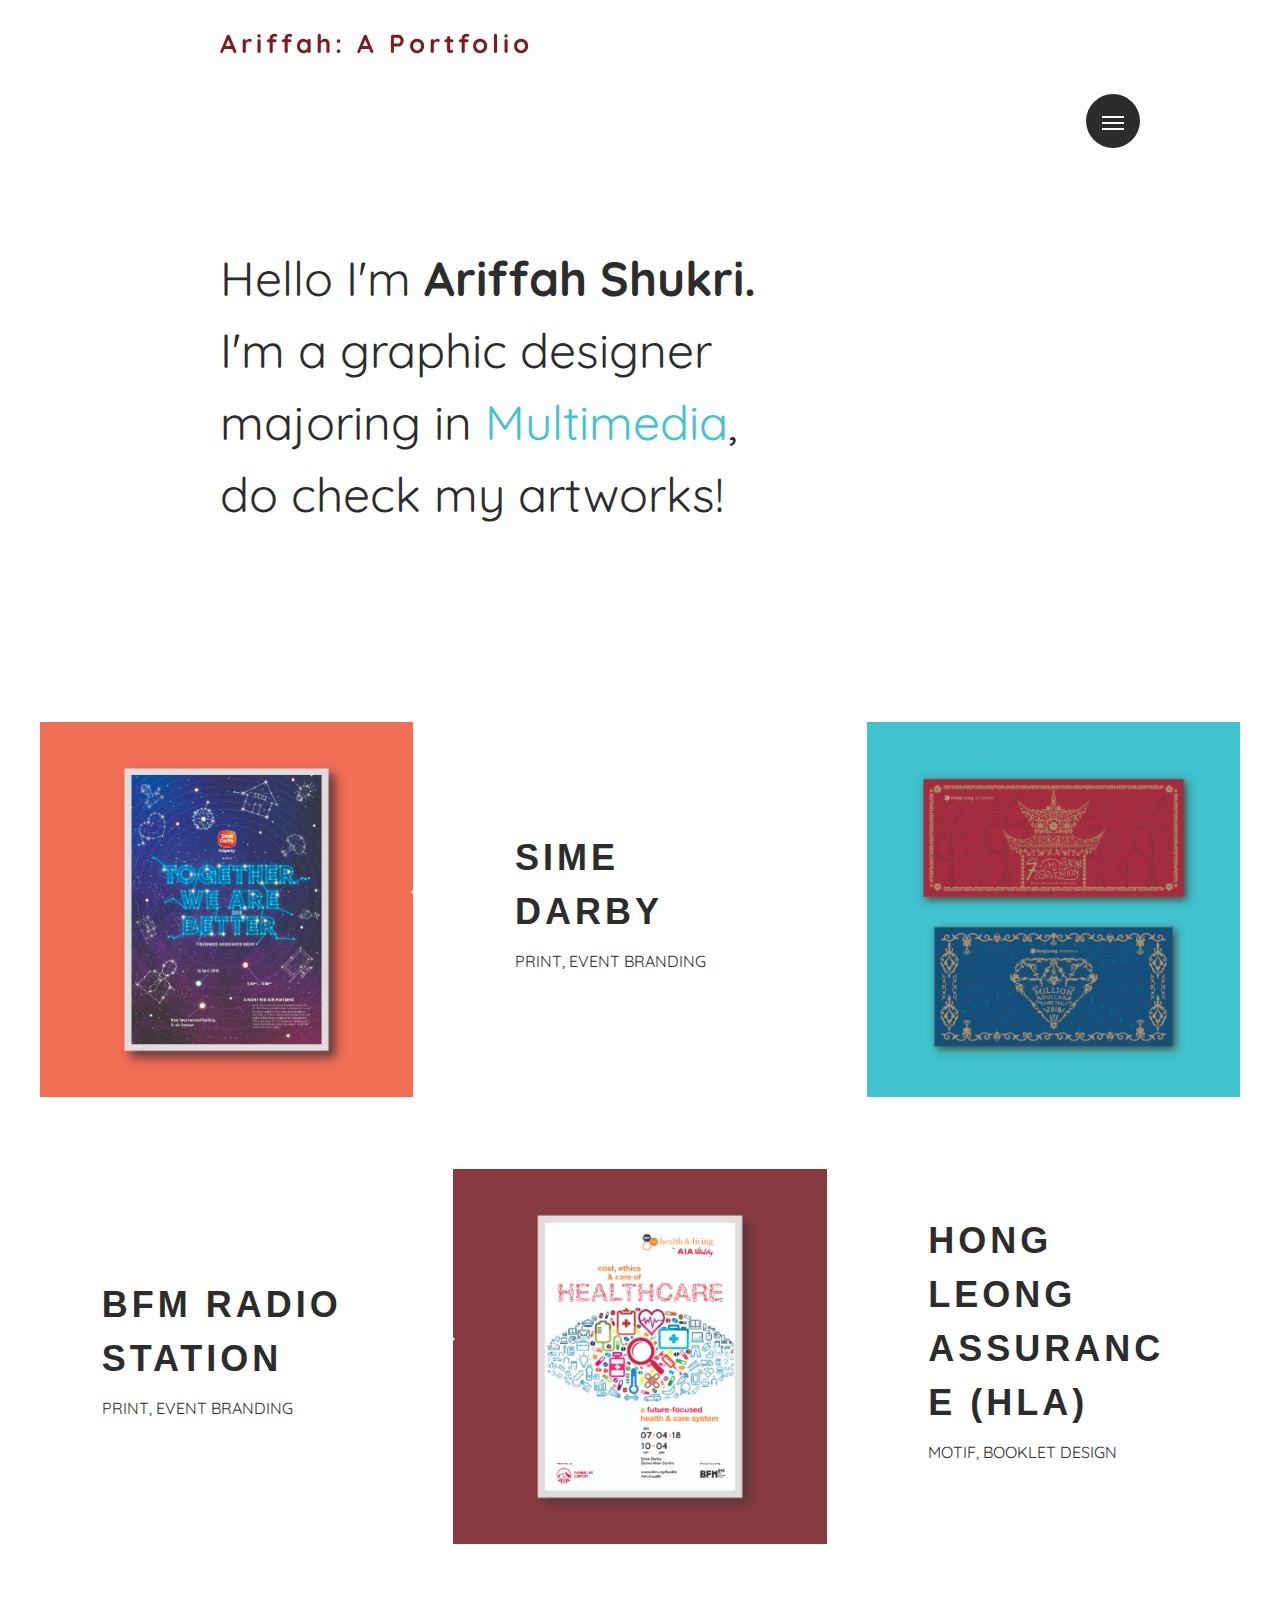
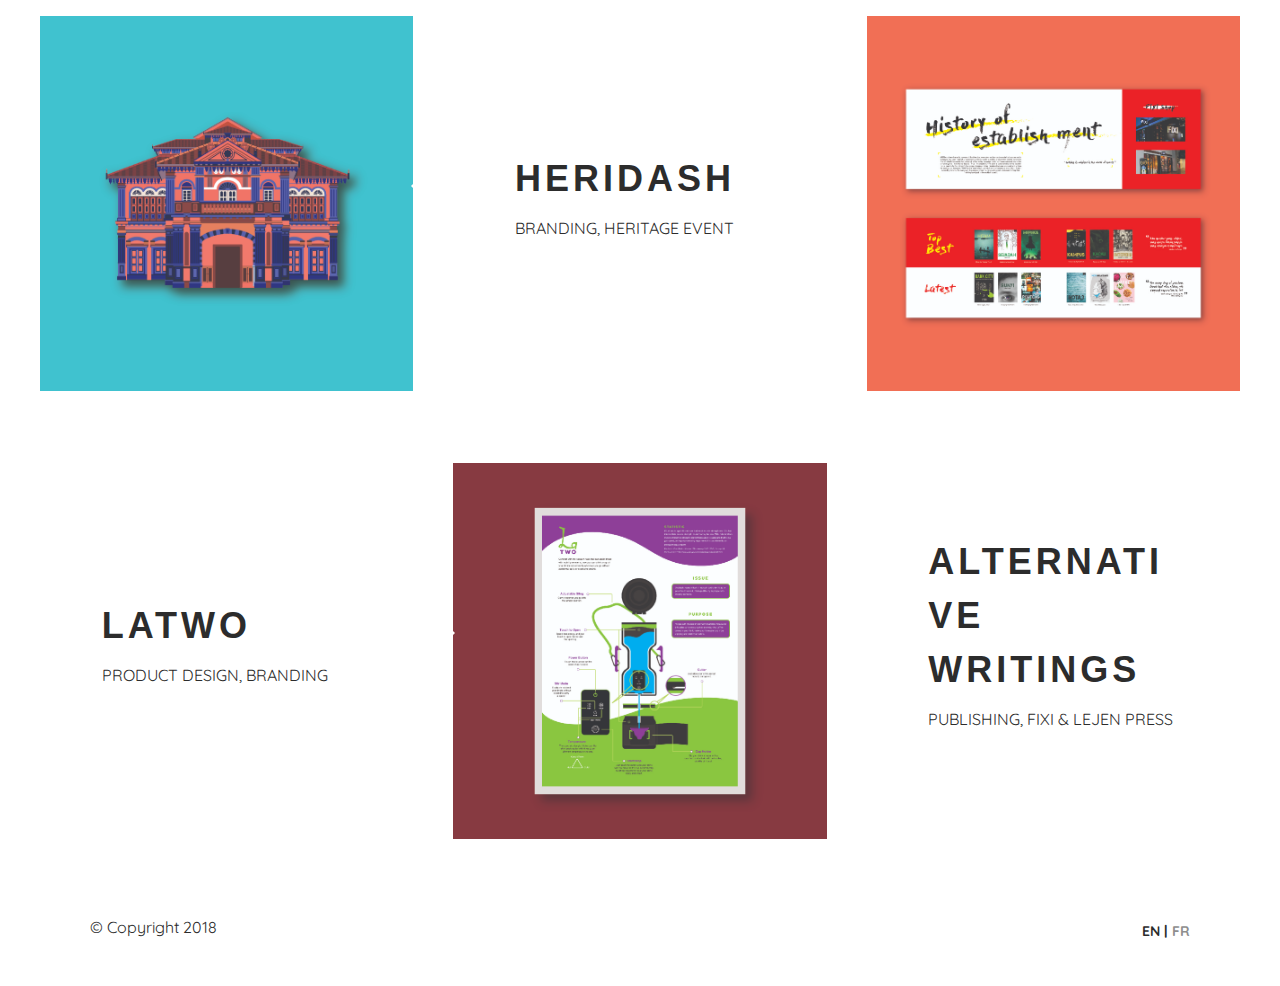
<file: index.html>
﻿<!DOCTYPE html>
<html lang="en" class="no-js">
<head>
<meta http-equiv="Content-Type" content="text/html; charset=utf-8" >
    <meta charset="utf-8" />
    <meta name="viewport" content="width=device-width" />
    <meta http-equiv="x-ua-compatible" content="ie=edge">
    <title>Ariffah: A Portfolio</title>
 
    <link rel="stylesheet" href="style.css" media="screen" />
   

        <link href='http://fonts.googleapis.com/css?family=Quicksand:300,400,700' rel='stylesheet' type='text/css'>

     <script src="scripts/modernizr.js"></script>

</head>

<body>


    
    <a href="#cd-nav" class="cd-nav-trigger">Menu 
        <span class="cd-nav-icon"></span>

        <svg x="0px" y="0px" width="54px" height="54px" viewBox="0 0 54 54">
            <circle fill="transparent" stroke="#90D4C5" stroke-width="2" cx="27" cy="27" r="25" stroke-dasharray="157 157" stroke-dashoffset="157"></circle>
        </svg>
    </a>
        
    <div id="cd-nav" class="cd-nav">
        <div class="cd-navigation-wrapper">
            <div class="cd-half-block">


                <nav>
                    <ul class="cd-primary-nav">
                        <li><a href="index.html" class="selected">Portfolio</a></li>
                        <li><a href="about.html">About</a></li>
                        <li><a href="#">Contact</a></li>
                    </ul>
                </nav>
            </div><!-- .cd-half-block -->
            
            <div class="cd-half-block">
                <address>
                    <ul class="cd-contact-info">
                        <li><a href="mailto:ariffahshukri@gmail.com">ariffahshukri@gmail.com</a></li>
                        <li>013-4703347</li>
                    </ul>
                    <ul class="cd-contact-socials">
                        <li><a href="https://www.instagram.com/ayepyeye/">Instagram</a></li>   
                        <li><a href="https://www.behance.net/ariffah9">Behance</a></li>   
    
                    </ul>
                </address>
            </div> <!-- .cd-half-block -->
        </div> <!-- .cd-navigation-wrapper -->
    </div> <!-- .cd-nav -->

    <div class="site-container">

        <header class="site-header cf">
            <div class="site-title"><a href="index.html">Ariffah: A Portfolio</a></div>

            <div class="cf"></div>

            <div class="site-tagline">
                <p>Hello  I'm <strong>Ariffah Shukri.</strong> I'm a graphic designer majoring in <a href="" target="_blank">Multimedia</a>, do check my artworks! </p>
            </div>
            
        </header><!-- / .site-header -->

        <section class="site-content">
            
            
            <div class="projects-feed cf">

                <article class="project cf">
                    <a href="portfolio-sime.html" title="Sime Darby">
                        <div class="thumb">
                            <div data-picture data-alt="">
                                <div data-src="img/interactive-1.jpg"></div>
                                
                                <!--[if (lt IE 9) & (!IEMobile)]>
                                <div data-src="img/portfolio-1.jpg"></div>
                                <![endif]-->
                                
                                <noscript>
                                    <img src="img/interactive-1.jpg" alt="" />
                                </noscript>
                            </div>
                        </div>

                        <div class="project-content-container">
                            <div class="project-content">
                                <div class="table">
                                    <div class="table-cell">
                                        <h2 class="thumbnail-title">Sime Darby</h2>
                                        
                                        <p class="thumbnail-description">Print, Event Branding</p>
                                    </div>
                                </div>
                            </div>
                        </div>

                        <div class="overlay"></div>
                    </a>
                </article>
                <article class="project cf">
                    <a href="portfolio-hla.html" title="Hong Leong Assurance (HLA)">
                        <div class="thumb">
                            <div data-picture data-alt="">
                                <div data-src="img/interactive-2.jpg"></div>
                                
                                <!--[if (lt IE 9) & (!IEMobile)]>
                                <div data-src="img/portfolio-2.jpg"></div>
                                <![endif]-->
                                
                                <noscript>
                                    <img src="img/interactive-2.jpg" alt="" />
                                </noscript>
                            </div>
                        </div>

                        <div class="project-content-container">
                            <div class="project-content">
                                <div class="table">
                                    <div class="table-cell">
                                        <h2 class="thumbnail-title">Hong Leong Assurance (HLA)</h2>
                                        
                                        <p class="thumbnail-description">Motif, Booklet Design</p>
                                    </div>
                                </div>
                            </div>
                        </div>

                        <div class="overlay"></div>
                    </a>
                </article>
                <article class="project cf">
                    <a href="portfolio-bfm.html" title="BFM Radio Station">
                        <div class="thumb">
                            <div data-picture data-alt="">
                                <div data-src="img/interactive-3.jpg"></div>
                                
                                <!--[if (lt IE 9) & (!IEMobile)]>
                                <div data-src="img/portfolio-3.jpg"></div>
                                <![endif]-->
                                
                                <noscript>
                                    <img src="img/interactive-3.jpg" alt="" />
                                </noscript>
                            </div>
                        </div>

                        <div class="project-content-container">
                            <div class="project-content">
                                <div class="table">
                                    <div class="table-cell">
                                        <h2 class="thumbnail-title">BFM Radio Station</h2>
                                        
                                        <p class="thumbnail-description">Print, Event Branding </p>
                                    </div>
                                </div>
                            </div>
                        </div>

                        <div class="overlay"></div>
                    </a>
                </article>
                <article class="project cf">
                    <a href="portfolio-heridash.html" title="HeriDASH">
                        <div class="thumb">
                            <div data-picture data-alt="">
                                <div data-src="img/interactive-4.jpg"></div>
                                
                                <!--[if (lt IE 9) & (!IEMobile)]>
                                <div data-src="img/portfolio-4.jpg"></div>
                                <![endif]-->
                                
                                <noscript>
                                    <img src="img/interactive-4.jpg" alt="" />
                                </noscript>
                            </div>
                        </div>

                        <div class="project-content-container">
                            <div class="project-content">
                                <div class="table">
                                    <div class="table-cell">
                                        <h2 class="thumbnail-title">HeriDASH</h2>
                                        
                                        <p class="thumbnail-description">Branding, Heritage Event</p>
                                    </div>
                                </div>
                            </div>
                        </div>

                        <div class="overlay"></div>
                    </a>
                </article>
                <article class="project cf">
                    <a href="portfolio-alternative.html" title="Alternative Writings">
                        <div class="thumb">
                            <div data-picture data-alt="">
                                <div data-src="img/interactive-5.jpg"></div>
                                
                                <!--[if (lt IE 9) & (!IEMobile)]>
                                <div data-src="img/portfolio-5.jpg"></div>
                                <![endif]-->
                                
                                <noscript>
                                    <img src="img/interactive-5.jpg" alt="" />
                                </noscript>
                            </div>
                        </div>

                        <div class="project-content-container">
                            <div class="project-content">
                                <div class="table">
                                    <div class="table-cell">
                                        <h2 class="thumbnail-title">Alternative Writings</h2>
                                        
                                        <p class="thumbnail-description">Publishing, Fixi & Lejen Press</p>
                                    </div>
                                </div>
                            </div>
                        </div>

                        <div class="overlay"></div>
                    </a>
                </article>
                <article class="project cf">
                    <a href="portfolio-latwo.html" title="LaTwo">
                        <div class="thumb">
                            <div data-picture data-alt="">
                                <div data-src="img/interactive-6.jpg"></div>
                                
                                <!--[if (lt IE 9) & (!IEMobile)]>
                                <div data-src="img/portfolio-6.jpg"></div>
                                <![endif]-->
                                
                                <noscript>
                                    <img src="img/interactive-6.jpg" alt="" />
                                </noscript>
                            </div>
                        </div>

                        <div class="project-content-container">
                            <div class="project-content">
                                <div class="table">
                                    <div class="table-cell">
                                        <h2 class="thumbnail-title">LaTwo</h2>
                                        
                                        <p class="thumbnail-description">Product Design, Branding</p>
                                    </div>
                                </div>
                            </div>
                        </div>

                        <div class="overlay"></div>
                    </a>
                </article>
            <!--END .projects-feed-->
            </div>
                        
        <!--END .site-content-->
        </section>

         <footer class="site-footer cf">
            <p class="footer-text">© Copyright 2018 </p>
            <nav class="languages" role="navigation">
              <ul>
             
                <li class="active"><a href="#">EN |</a></li>
                <li><a href="#">FR</a></li>
             
              </ul>
            </nav> 
        </footer>
    <!--END .site-container-->
    </div>

    <script src="scripts/jquery-2.1.4.min.js"></script>
    <script src="scripts/jquery.fitvids.js"></script>
    <script src="scripts/jquery.imagesloaded.min.js"></script>
    <script src="scripts/main.js"></script>  
 

</body>
</html>
</file>
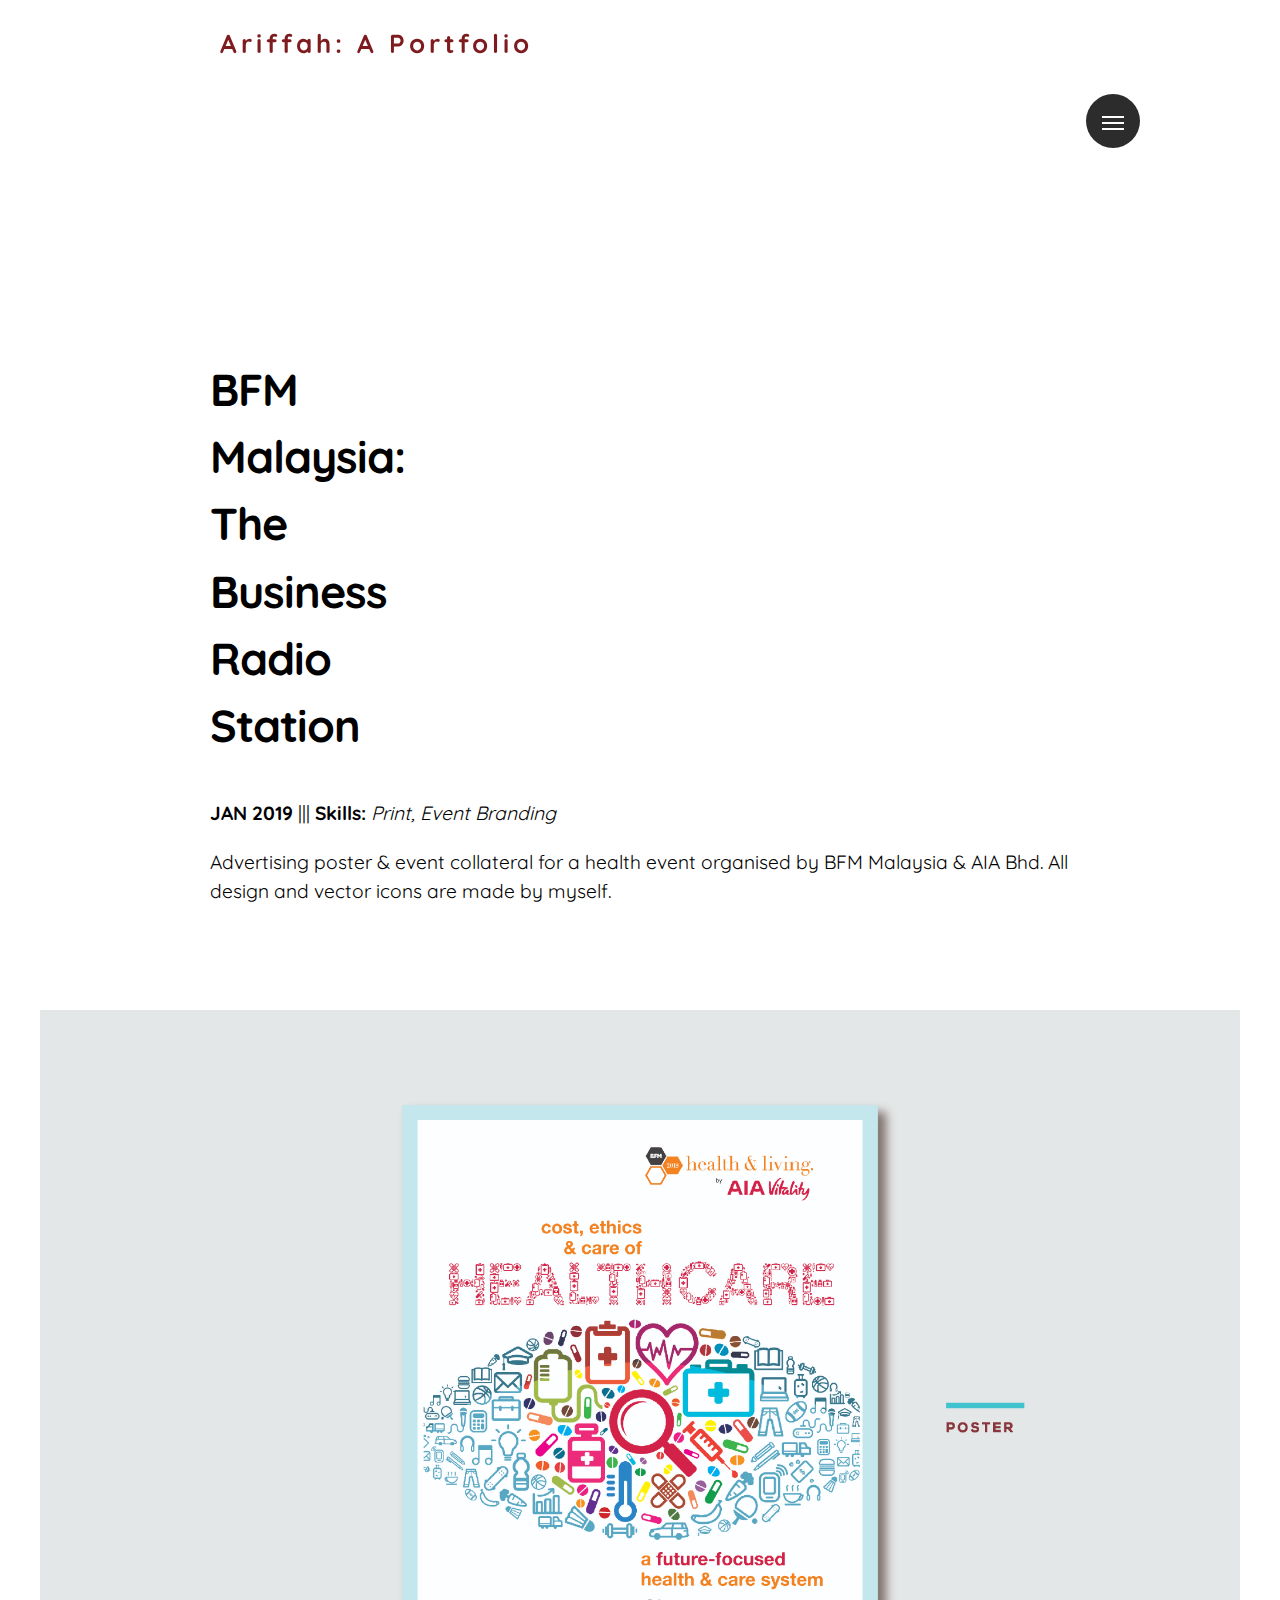
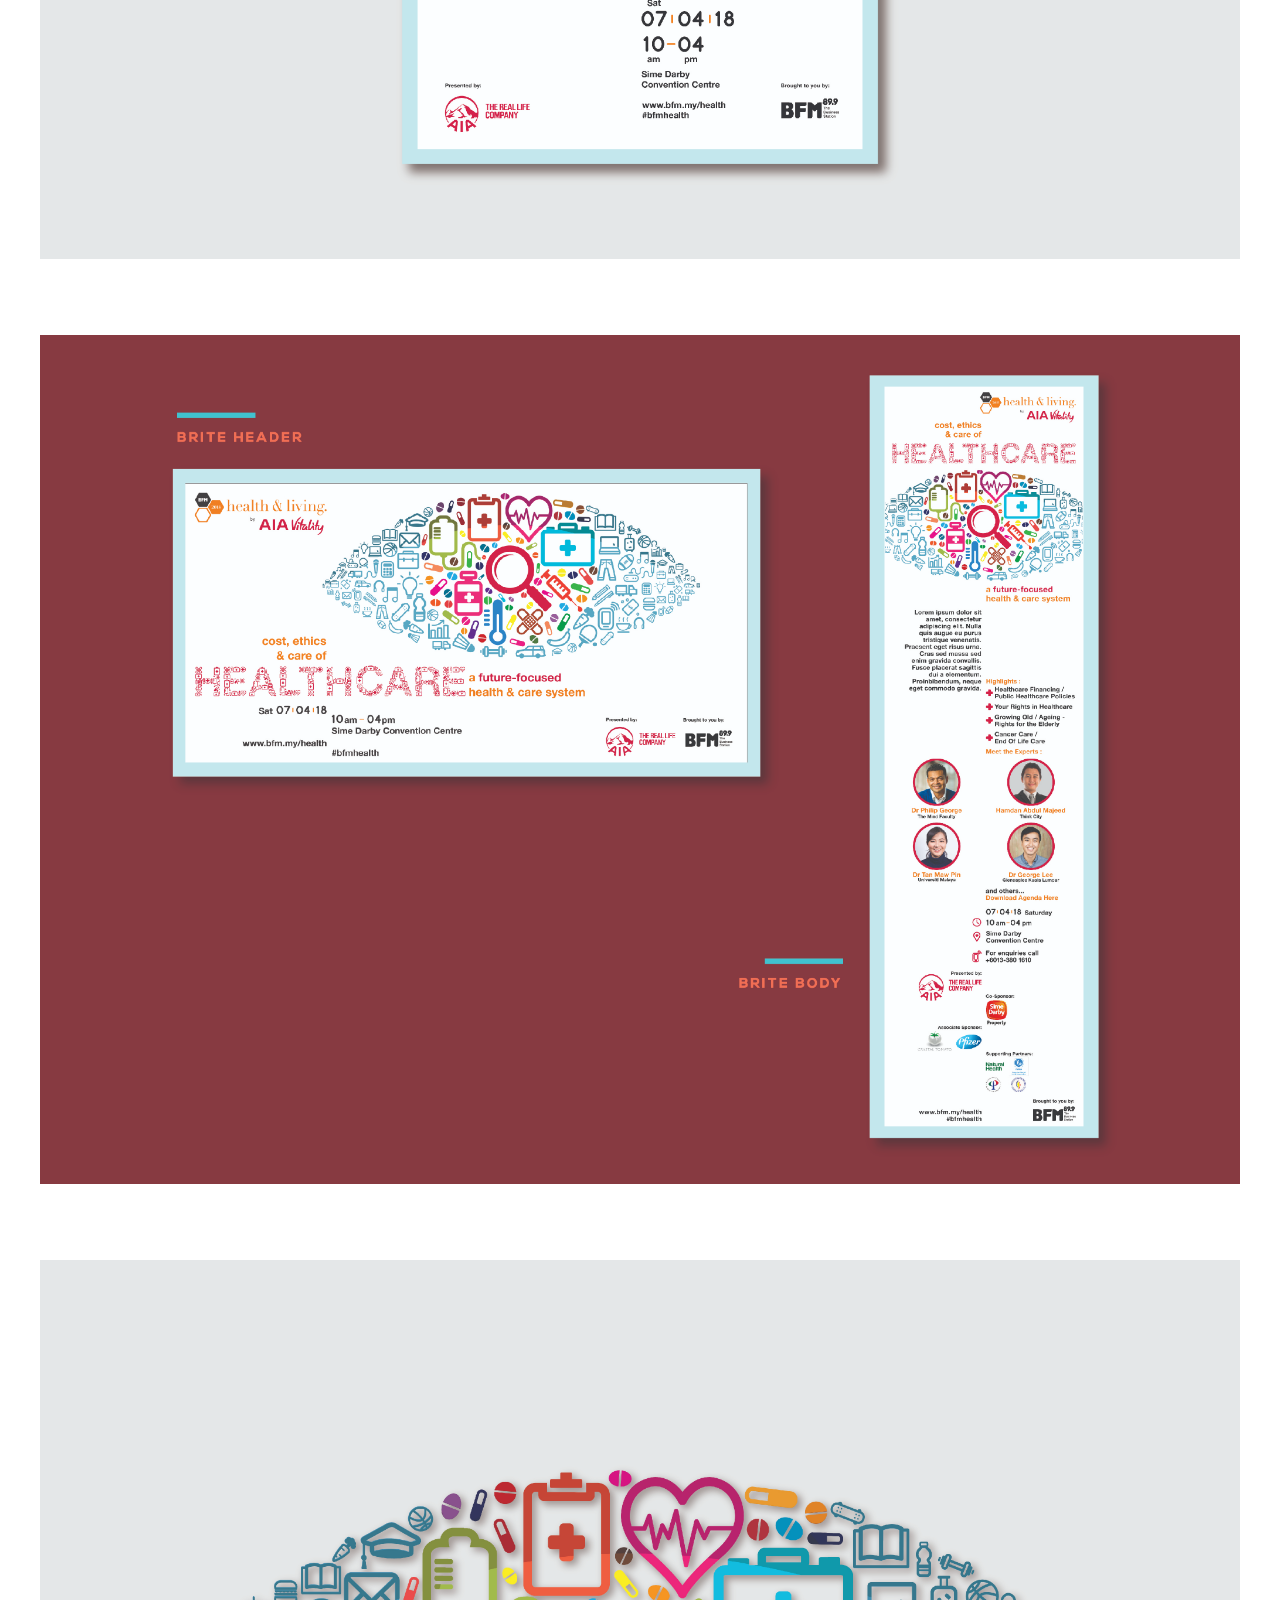
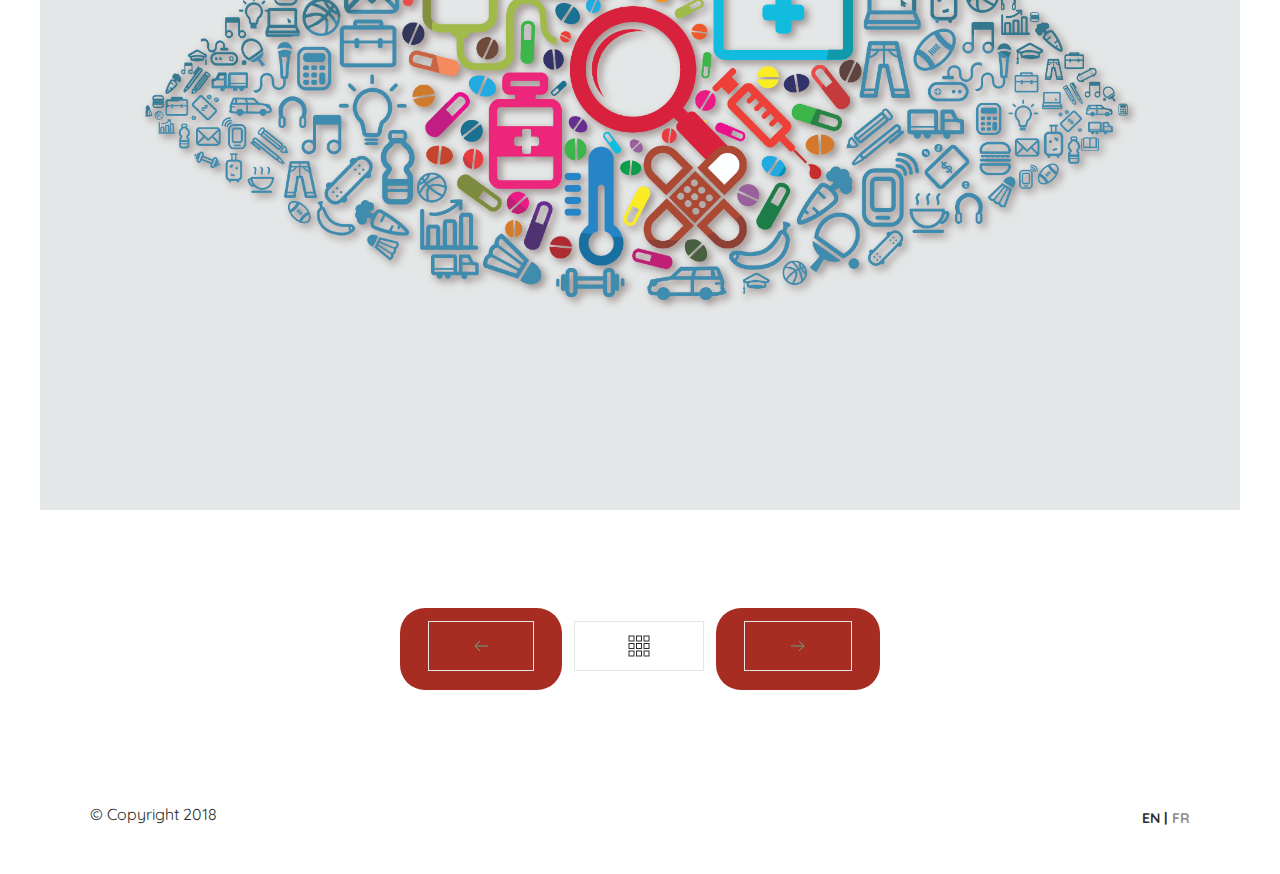
<file: portfolio-bfm.html>
<!DOCTYPE html>
<html lang="en" class="no-js">
<head>
<meta http-equiv="Content-Type" content="text/html; charset=utf-8" >
    <meta charset="utf-8" />
    <meta name="viewport" content="width=device-width" />
    <meta http-equiv="x-ua-compatible" content="ie=edge">
    <title>Ariffah: A Portfolio</title>
 
    <link rel="stylesheet" href="style.css" media="screen" />
   

    <link href='http://fonts.googleapis.com/css?family=Righteous&subset=latin,latin-ext' rel='stylesheet' type='text/css'>
    <link href='http://fonts.googleapis.com/css?family=Quicksand:300,400,700' rel='stylesheet' type='text/css'>

     <script src="scripts/modernizr.js"></script>

</head>

<body>
    
    <a href="#cd-nav" class="cd-nav-trigger">Menu 
        <span class="cd-nav-icon"></span>

        <svg x="0px" y="0px" width="54px" height="54px" viewBox="0 0 54 54">
            <circle fill="transparent" stroke="#90D4C5" stroke-width="2" cx="27" cy="27" r="25" stroke-dasharray="157 157" stroke-dashoffset="157"></circle>
        </svg>
    </a>
        
    <div id="cd-nav" class="cd-nav">
        <div class="cd-navigation-wrapper">
            <div class="cd-half-block">


                <nav>
                    <ul class="cd-primary-nav">
                        <li><a href="index.html" class="selected">Portfolio</a></li>
                        <li><a href="about.html">About</a></li>
                        <li><a href="#">Contact</a></li>
                    </ul>
                </nav>
            </div><!-- .cd-half-block -->
            
            <div class="cd-half-block">
                <address>
                    <ul class="cd-contact-info">
                        <li><a href="mailto:ariffahshukri@gmail.com">ariffahshukri@gmail.com</a></li>
                        <li>013-4703347</li>
                    </ul>
                    <ul class="cd-contact-socials">
                        <li><a href="https://www.instagram.com/ayepyeye/">Instagram</a></li>   
                        <li><a href="https://www.behance.net/ariffah9">Behance</a></li>       
                    </ul>
                </address>
            </div> <!-- .cd-half-block -->
        </div> <!-- .cd-navigation-wrapper -->
    </div> <!-- .cd-nav -->

    <div class="site-container">

        <header class="site-header cf">
            <div class="site-title"><a href="index.html">Ariffah: A Portfolio</a></div>
            <div class="cf"></div>
        </header><!-- / .site-header -->

        <section class="site-content">

            <div class="page-desc">
                 <h1>BFM Malaysia: The Business Radio Station</h1>
                <p><strong> JAN 2019</strong> ||| <strong>Skills:</strong> <i>Print, Event Branding</i>
                <p>Advertising poster & event collateral for a health event organised by BFM Malaysia & AIA Bhd. All design and vector icons are made by myself.</p>
            </div>
            
            <article class="project">

                <div class="project-assets">
                    <div class="image">
                        <div data-picture>
                            <div data-src="img/item-07.jpg"></div>
                            <div data-src="img/item-07.jpg" data-media="(-webkit-min-device-pixel-ratio: 2),(min--moz-device-pixel-ratio: 2),(-o-min-device-pixel-ratio: 2/1),(min-device-pixel-ratio: 2),(min-resolution: 192dpi),(min-resolution: 2dppx)"></div>
                            <!--[if (lt IE 9) & (!IEMobile)]>
                                <div data-src="img/item-1.jpg"></div>
                            <![endif]-->
                            <noscript>
                                <img src="img/item-07.jpg" alt="" />
                            </noscript>
                        </div>
                    </div>
                    <div class="image">
                        <div data-picture>
                            <div data-src="img/item-08.jpg"></div>
                            <div data-src="img/item-08.jpg" data-media="(-webkit-min-device-pixel-ratio: 2),(min--moz-device-pixel-ratio: 2),(-o-min-device-pixel-ratio: 2/1),(min-device-pixel-ratio: 2),(min-resolution: 192dpi),(min-resolution: 2dppx)"></div>
                            <!--[if (lt IE 9) & (!IEMobile)]>
                                <div data-src="img/item-2.jpg"></div>
                            <![endif]-->
                            <noscript>
                                <img src="img/item-08.jpg" alt="" />
                            </noscript>
                        </div>
                    </div>
                    <div class="image">
                        <div data-picture>
                            <div data-src="img/item-09.jpg"></div>
                            <div data-src="img/item-09.jpg" data-media="(-webkit-min-device-pixel-ratio: 2),(min--moz-device-pixel-ratio: 2),(-o-min-device-pixel-ratio: 2/1),(min-device-pixel-ratio: 2),(min-resolution: 192dpi),(min-resolution: 2dppx)"></div>
                            <!--[if (lt IE 9) & (!IEMobile)]>
                                <div data-src="img/item-3.jpg"></div>
                            <![endif]-->
                            <noscript>
                                <img src="img/item-09.jpg" alt="" />
                            </noscript>
                        </div>
                    </div>
                </div>         
            </article>
   
        <!--END .site-content-->
        </section>


 
        <nav role="navigation">
            <ul class="cd-pagination animated-buttons custom-icons">
                <li class="button"><a href="#0"><i>Prev</i></a></li>
                <li class="button-main"><a href="#0"><i>Portfolio</i></a></li>
                <li class="button"><a href="#0"><i>Next</i></a></li>

            </ul>
        </nav> <!-- cd-pagination-wrapper -->
 

         <footer class="site-footer cf">
            <p class="footer-text">© Copyright 2018 </p>
            <nav class="languages" role="navigation">
              <ul>
             
                <li class="active"><a href="#">EN |</a></li>
                <li><a href="#">FR</a></li>
             
              </ul>
            </nav> 
        </footer>


    <!--END .site-container-->
    </div>

    <script src="scripts/jquery-2.1.4.min.js"></script>
    <script src="scripts/jquery.fitvids.js"></script>
    <script src="scripts/jquery.imagesloaded.min.js"></script>
    <script src="scripts/main.js"></script>  
 

</body>
</html>
</file>
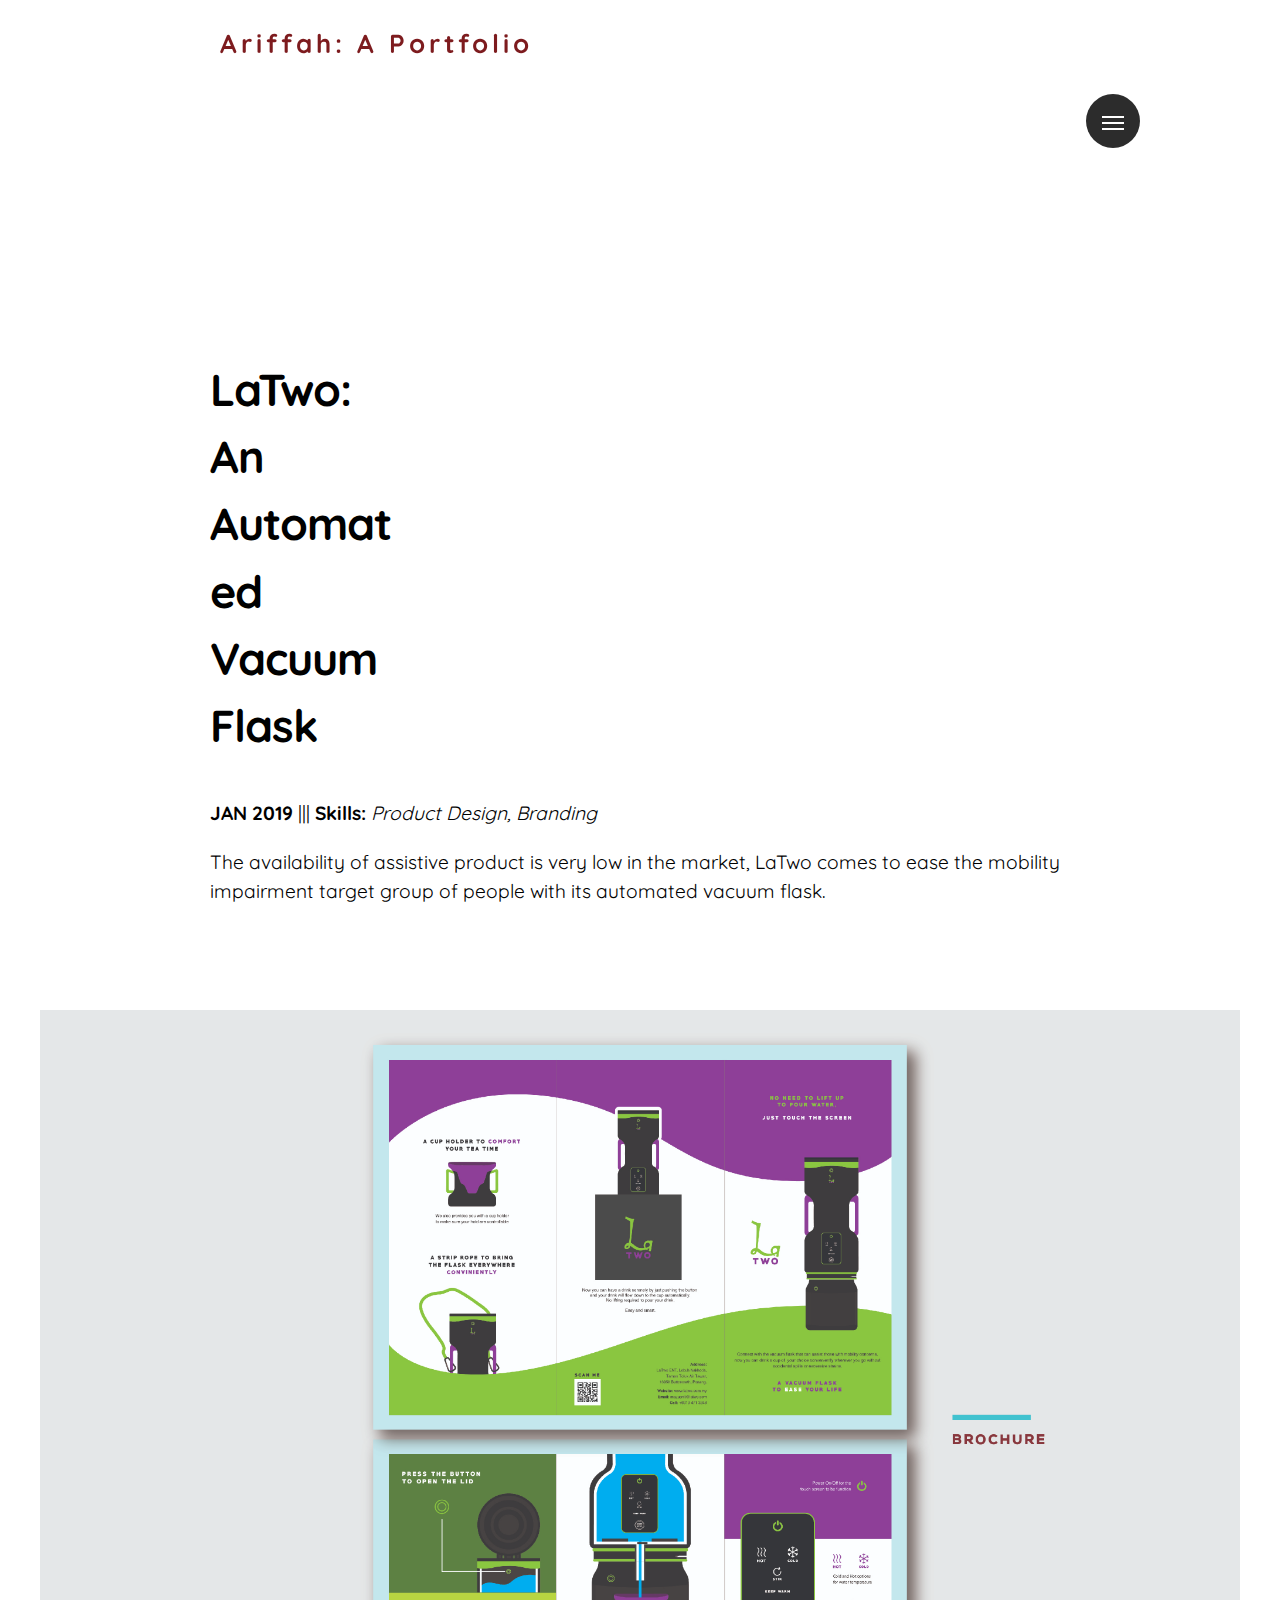
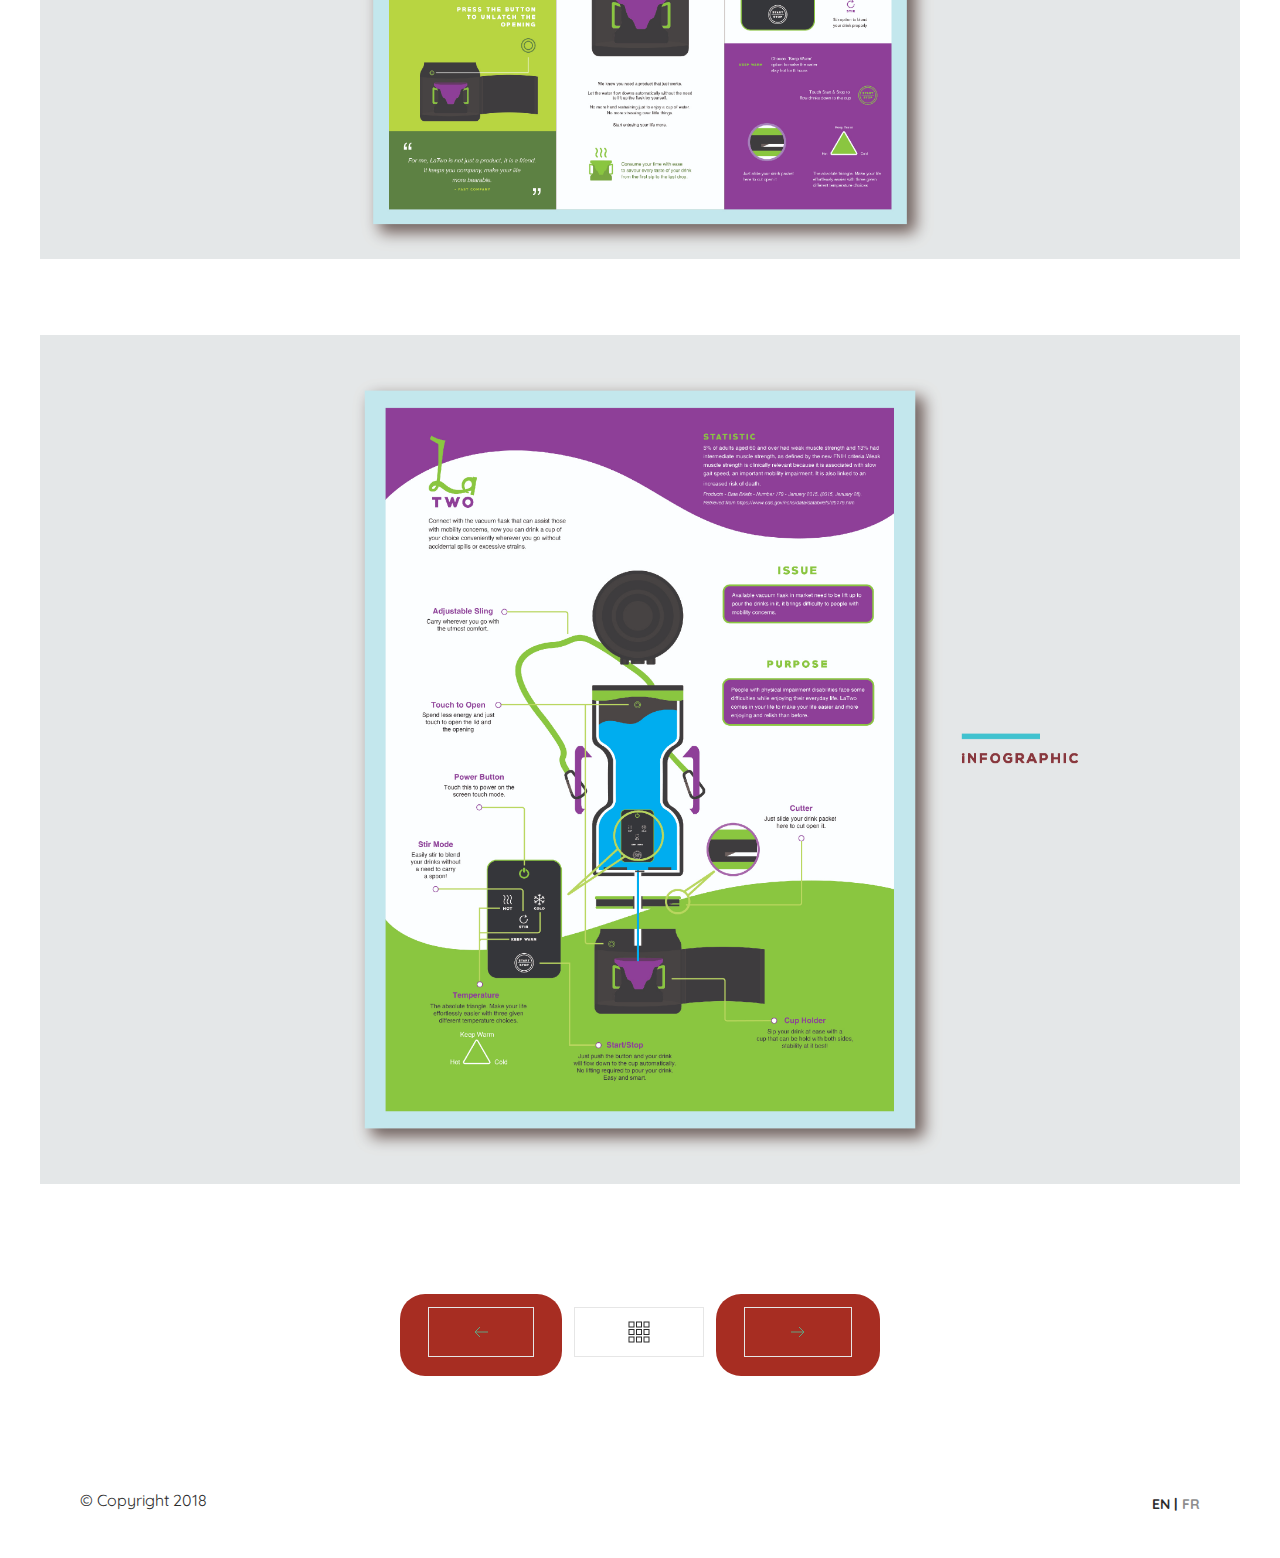
<file: portfolio-latwo.html>
<!DOCTYPE html>
<html lang="en" class="no-js">
<head>
<meta http-equiv="Content-Type" content="text/html; charset=utf-8" >
    <meta charset="utf-8" />
    <meta name="viewport" content="width=device-width" />
    <meta http-equiv="x-ua-compatible" content="ie=edge">
    <title>Ariffah: A Portfolio</title>
 
    <link rel="stylesheet" href="style.css" media="screen" />
   

    <link href='http://fonts.googleapis.com/css?family=Righteous&subset=latin,latin-ext' rel='stylesheet' type='text/css'>
    <link href='http://fonts.googleapis.com/css?family=Quicksand:300,400,700' rel='stylesheet' type='text/css'>

     <script src="scripts/modernizr.js"></script>

</head>

<body>
    
    <a href="#cd-nav" class="cd-nav-trigger">Menu 
        <span class="cd-nav-icon"></span>

        <svg x="0px" y="0px" width="54px" height="54px" viewBox="0 0 54 54">
            <circle fill="transparent" stroke="#90D4C5" stroke-width="2" cx="27" cy="27" r="25" stroke-dasharray="157 157" stroke-dashoffset="157"></circle>
        </svg>
    </a>
        
    <div id="cd-nav" class="cd-nav">
        <div class="cd-navigation-wrapper">
            <div class="cd-half-block">


                <nav>
                    <ul class="cd-primary-nav">
                        <li><a href="index.html" class="selected">Portfolio</a></li>
                        <li><a href="about.html">About</a></li>
                        <li><a href="#">Contact</a></li>
                    </ul>
                </nav>
            </div><!-- .cd-half-block -->
            
            <div class="cd-half-block">
                <address>
                    <ul class="cd-contact-info">
                        <li><a href="mailto:ariffahshukri@gmail.com">ariffahshukri@gmail.com</a></li>
                        <li>013-4703347</li>
                    </ul>
                    <ul class="cd-contact-socials">
                        <li><a href="https://www.instagram.com/ayepyeye/">Instagram</a></li>   
                        <li><a href="https://www.behance.net/ariffah9">Behance</a></li>       
                    </ul>
                </address>
            </div> <!-- .cd-half-block -->
        </div> <!-- .cd-navigation-wrapper -->
    </div> <!-- .cd-nav -->

    <div class="site-container">

        <header class="site-header cf">
            <div class="site-title"><a href="index.html">Ariffah: A Portfolio</a></div>
            <div class="cf"></div>
        </header><!-- / .site-header -->

        <section class="site-content">

            <div class="page-desc">
                 <h1>LaTwo: An Automated Vacuum Flask</h1>
                <p><strong> JAN 2019</strong> ||| <strong>Skills:</strong> <i>Product Design, Branding</i>
                <p>The availability of assistive product is very low in the market, LaTwo comes to ease the mobility impairment target group of people with its automated vacuum flask.</p>
            </div>
            
            <article class="project">

                <div class="project-assets">
                    <div class="image">
                        <div data-picture>
                            <div data-src="img/item-19.jpg"></div>
                            <div data-src="img/item-19.jpg" data-media="(-webkit-min-device-pixel-ratio: 2),(min--moz-device-pixel-ratio: 2),(-o-min-device-pixel-ratio: 2/1),(min-device-pixel-ratio: 2),(min-resolution: 192dpi),(min-resolution: 2dppx)"></div>
                            <!--[if (lt IE 9) & (!IEMobile)]>
                                <div data-src="img/item-1.jpg"></div>
                            <![endif]-->
                            <noscript>
                                <img src="img/item-19.jpg" alt="" />
                            </noscript>
                        </div>
                    </div>
                    <div class="image">
                        <div data-picture>
                            <div data-src="img/item-20.jpg"></div>
                            <div data-src="img/item-20.jpg" data-media="(-webkit-min-device-pixel-ratio: 2),(min--moz-device-pixel-ratio: 2),(-o-min-device-pixel-ratio: 2/1),(min-device-pixel-ratio: 2),(min-resolution: 192dpi),(min-resolution: 2dppx)"></div>
                            <!--[if (lt IE 9) & (!IEMobile)]>
                                <div data-src="img/item-2.jpg"></div>
                            <![endif]-->
                            <noscript>
                                <img src="img/item-20.jpg" alt="" />
                            </noscript>
                        </div>
                    </div>
                    
                            </noscript>
                        </div>
                    </div>
                </div>         
            </article>
   
        <!--END .site-content-->
        </section>


 
        <nav role="navigation">
            <ul class="cd-pagination animated-buttons custom-icons">
                <li class="button"><a href="#0"><i>Prev</i></a></li>
                <li class="button-main"><a href="#0"><i>Portfolio</i></a></li>
                <li class="button"><a href="#0"><i>Next</i></a></li>

            </ul>
        </nav> <!-- cd-pagination-wrapper -->
 

         <footer class="site-footer cf">
            <p class="footer-text">© Copyright 2018 </p>
            <nav class="languages" role="navigation">
              <ul>
             
                <li class="active"><a href="#">EN |</a></li>
                <li><a href="#">FR</a></li>
             
              </ul>
            </nav> 
        </footer>


    <!--END .site-container-->
    </div>

    <script src="scripts/jquery-2.1.4.min.js"></script>
    <script src="scripts/jquery.fitvids.js"></script>
    <script src="scripts/jquery.imagesloaded.min.js"></script>
    <script src="scripts/main.js"></script>  
 

</body>
</html>
</file>
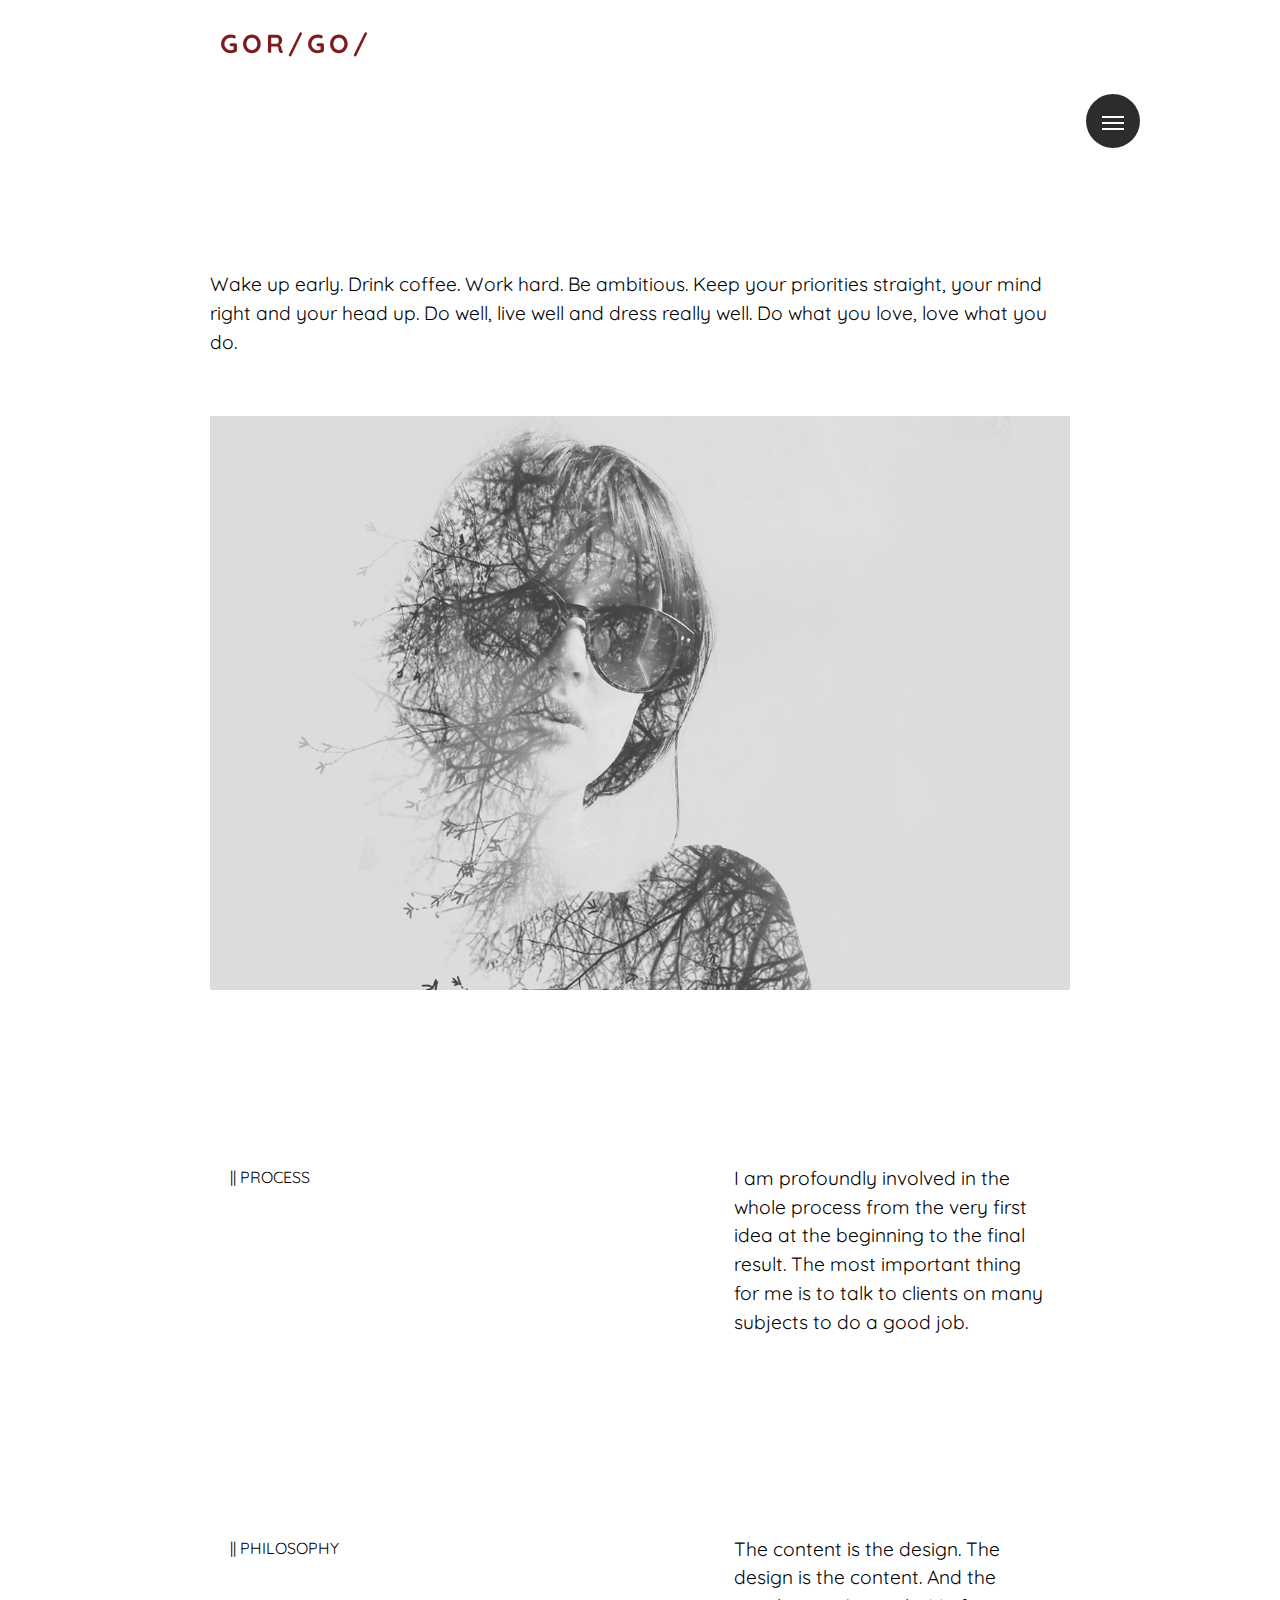
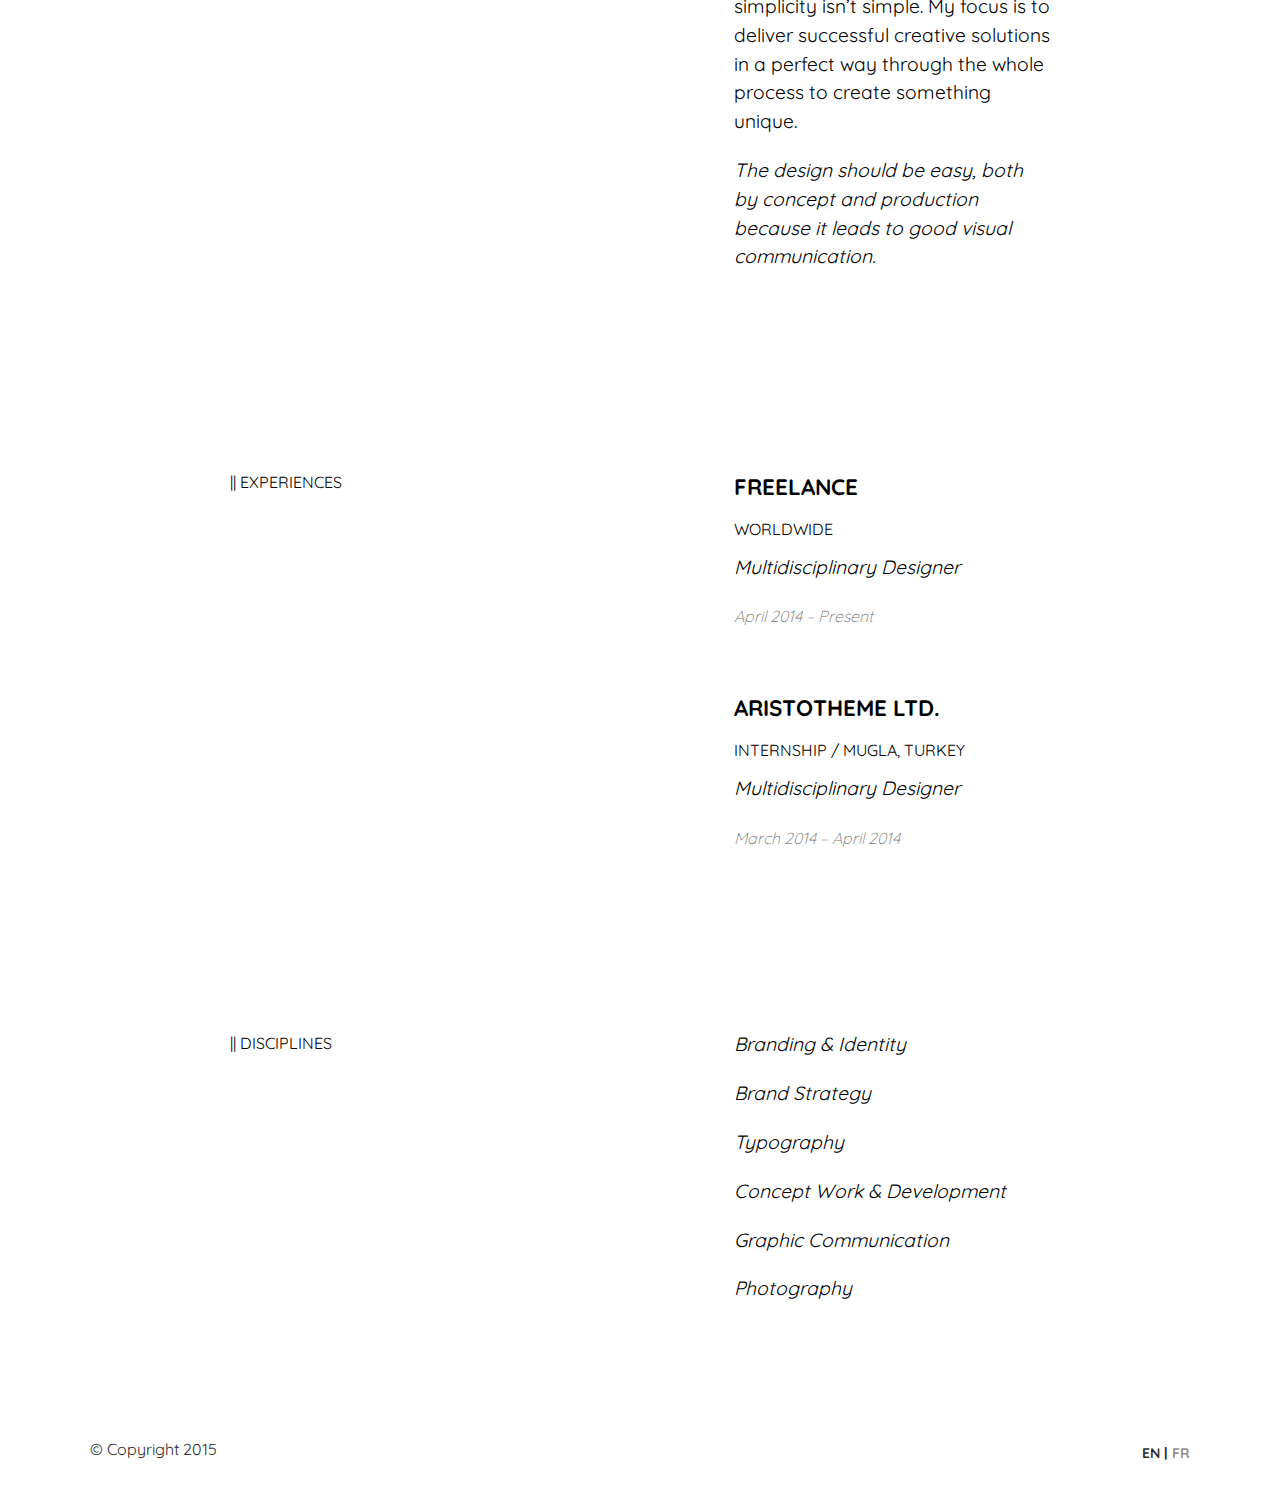
<file: profile.html>
<!DOCTYPE html>
<html lang="en" class="no-js">
<head>
<meta http-equiv="Content-Type" content="text/html; charset=utf-8" >
    <meta charset="utf-8" />
    <meta name="viewport" content="width=device-width" />
    <meta http-equiv="x-ua-compatible" content="ie=edge">
    <title>GOR/GO/</title>
 
    <link rel="stylesheet" href="style.css" media="screen" />
   

    <link href='http://fonts.googleapis.com/css?family=Righteous&subset=latin,latin-ext' rel='stylesheet' type='text/css'>
    <link href='http://fonts.googleapis.com/css?family=Quicksand:300,400,700' rel='stylesheet' type='text/css'>

     <script src="scripts/modernizr.js"></script>

</head>

<body>
    
    <a href="#cd-nav" class="cd-nav-trigger">Menu 
        <span class="cd-nav-icon"></span>

        <svg x="0px" y="0px" width="54px" height="54px" viewBox="0 0 54 54">
            <circle fill="transparent" stroke="#90D4C5" stroke-width="2" cx="27" cy="27" r="25" stroke-dasharray="157 157" stroke-dashoffset="157"></circle>
        </svg>
    </a>
        
    <div id="cd-nav" class="cd-nav">
        <div class="cd-navigation-wrapper">
            <div class="cd-half-block">


                <nav>
                    <ul class="cd-primary-nav">
                        <li><a href="index.html" class="selected">Showcase</a></li>
                        <li><a href="skill.html">Skills & Awards</a></li>
                        <li><a href="about.html">About</a></li>
                        <li><a href="#">Docs</a></li>
                        <li><a href="#">Contact</a></li>
                    </ul>
                </nav>
            </div><!-- .cd-half-block -->
            
            <div class="cd-half-block">
                <address>
                    <ul class="cd-contact-info">
                        <li><a href="mailto:info@myemail.co">info@myemail.co</a></li>
                        <li>0244-12345678</li>
                    </ul>
                    <ul class="cd-contact-socials">
                        <li><a href="#0">Instagram</a></li>   
                        <li><a href="#0">Behance</a></li>   
                        <li><a href="#0">Dribbble</a></li>    
                    </ul>
                </address>
            </div> <!-- .cd-half-block -->
        </div> <!-- .cd-navigation-wrapper -->
    </div> <!-- .cd-nav -->

    <div class="site-container">

        <header class="site-header cf">
            <div class="site-title"><a href="index.html">GOR/GO/</a></div>

            <div class="cf"></div>

        </header><!-- / .site-header -->

        <section class="site-content">

            <div class="page-desc">
                <p>Wake up early. Drink coffee. Work hard. Be ambitious. Keep your priorities straight, your mind right and your head up. Do well, live well and dress really well. Do what you love, love what you do.</p>
                
                <img src="img/profile.jpg" alt="" />
                
                <div class="row">
                    <div class="large-2">
                      <h6>|| PROCESS</h6>
                    </div>
                    <div class="large-2">
                      <p>I am profoundly involved in the whole process from the very first idea at the beginning to the final result. The most important thing for me is to talk to clients on many subjects to do a good job. </p>
                    </div>
                </div>
                <div class="row">
                    <div class="large-2">
                      <h6>|| PHILOSOPHY</h6>
                    </div>
                    <div class="large-2">
                      <p>The content is the design. The design is the content. And the simplicity isn’t simple. My focus is to deliver successful creative solutions in a perfect way through the whole process to create something unique.</p>
                      <p><i>The design should be easy, both by concept and production because it leads to good visual communication.</i> </p>
                    </div>
                </div>
                <div class="row">
                    <div class="large-2">
                      <h6>|| EXPERIENCES</h6>
                    </div>
                    <div class="large-2">
                      <h5><strong>Freelance</strong></h5>
                      <h6>Worldwide</h6>
                      <p><i>Multidisciplinary Designer</i></p>
                      <small><i>April 2014 – Present</i></small>

                      <br/>  <br/>  <br/>

                      <h5><strong>Aristotheme Ltd.</strong></h5>
                      <h6>Internship / Mugla, TURKEY</h6>
                      <p><i>Multidisciplinary Designer</i></p>
                      <small><i>March 2014 – April 2014</i></small>
                      
                    </div>
                </div>

                <div class="row">
                    <div class="large-2">
                      <h6>|| DISCIPLINES</h6>
                    </div>
                    <div class="large-2">
                        <p><i>Branding & Identity</i></p>
                        <p><i>Brand Strategy</i></p>
                        <p><i>Typography</i></p>
                        <p><i>Concept Work & Development</i></p>
                        <p><i>Graphic Communication</i></p>
                        <p><i>Photography</i></p>
                    </div>
                </div>
            </div>
            
            <article>

                
                
                
             

            </article>
   
        <!--END .site-content-->
        </section>

 

         <footer class="site-footer cf">
            <p class="footer-text">© Copyright 2015 </p>
            <nav class="languages" role="navigation">
              <ul>
             
                <li class="active"><a href="#">EN |</a></li>
                <li><a href="#">FR</a></li>
             
              </ul>
            </nav> 
        </footer>


    <!--END .site-container-->
    </div>

    <script src="scripts/jquery-2.1.4.min.js"></script>
    <script src="scripts/jquery.fitvids.js"></script>
    <script src="scripts/jquery.imagesloaded.min.js"></script>
    <script src="scripts/main.js"></script>  
 

</body>
</html>
</file>
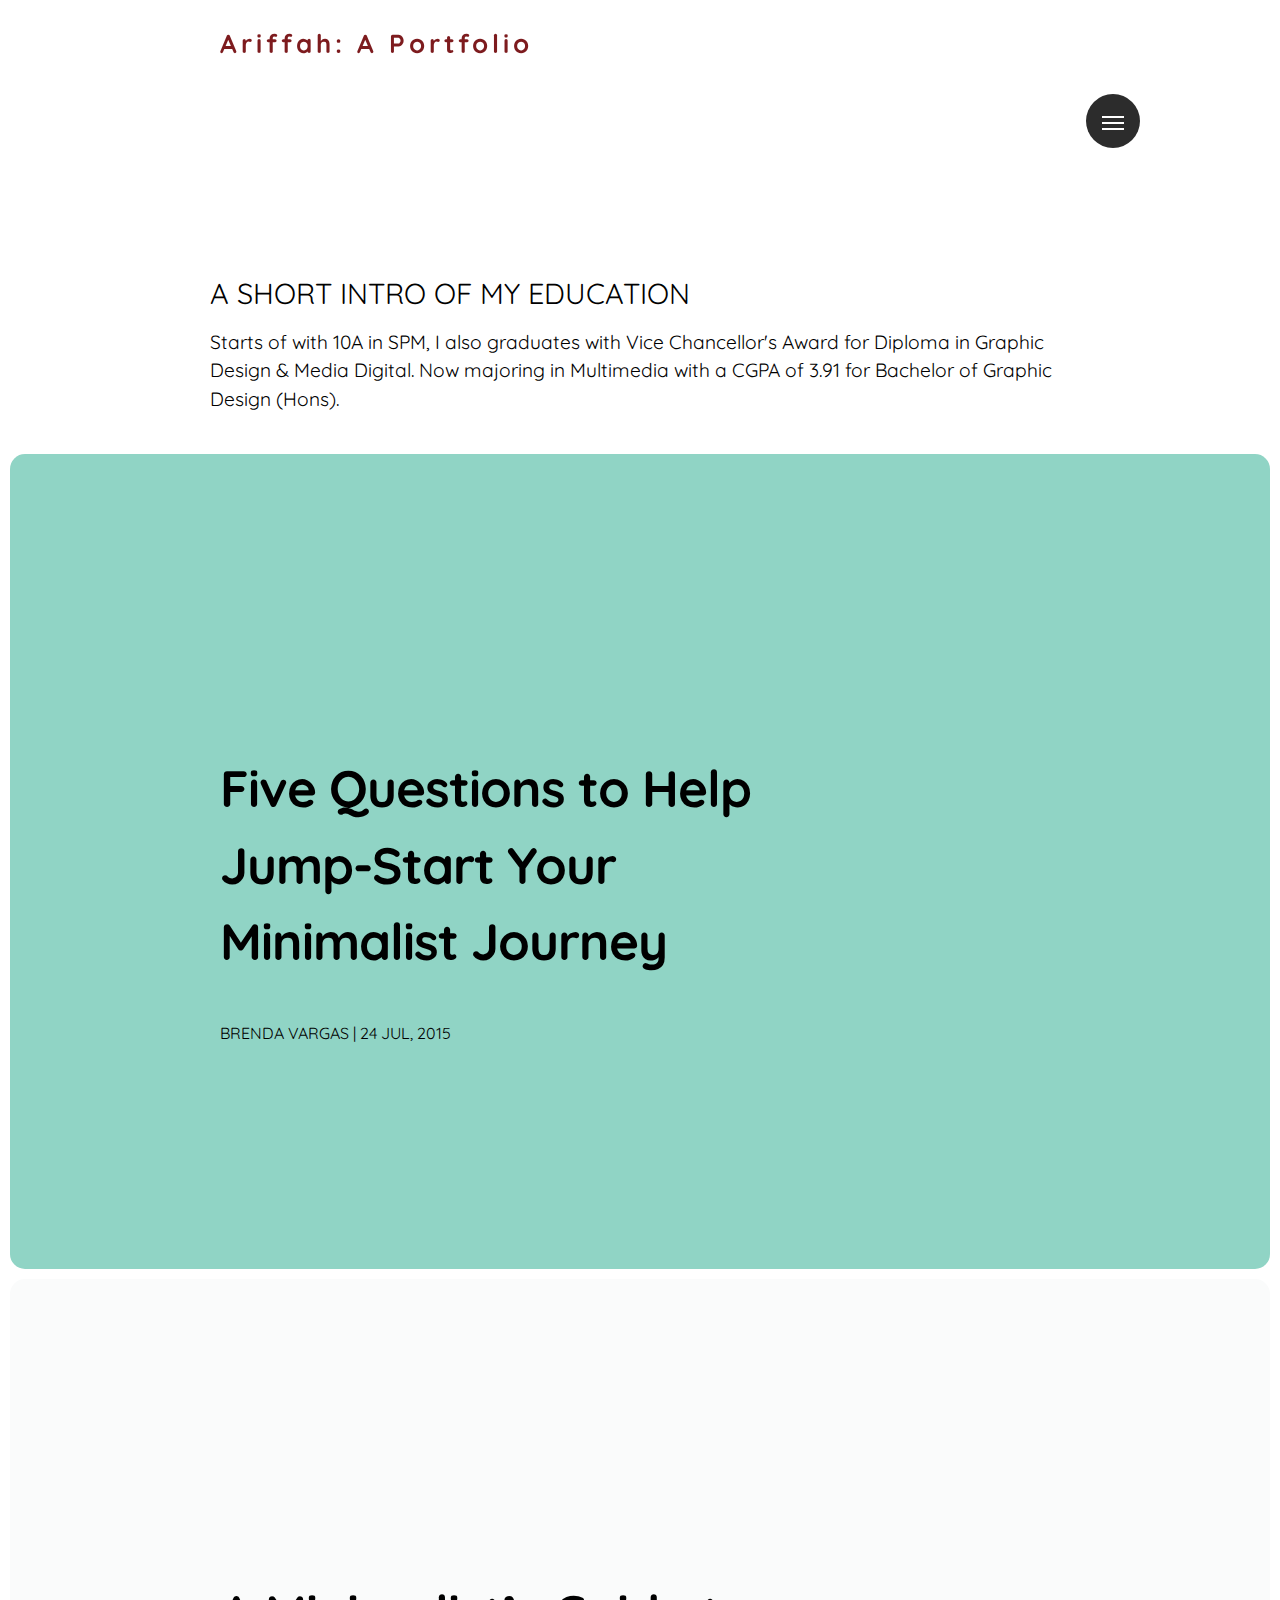
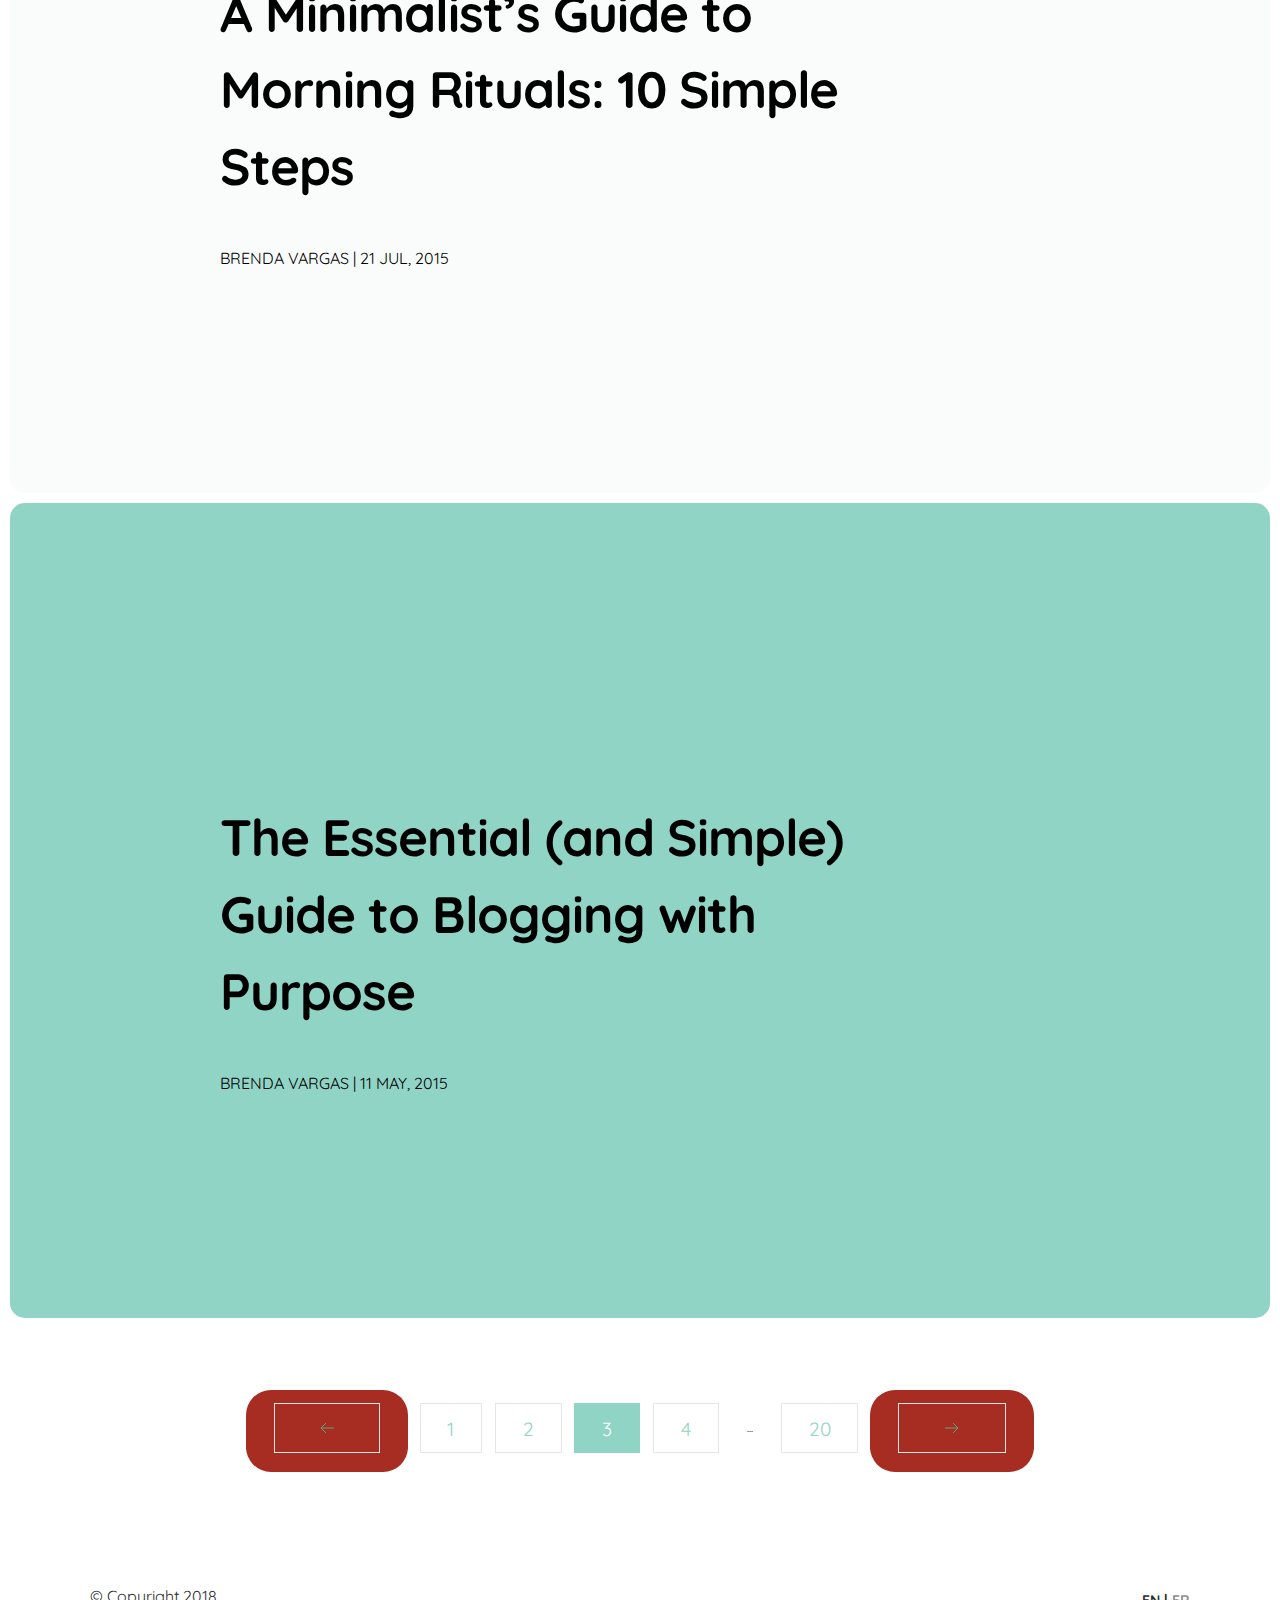
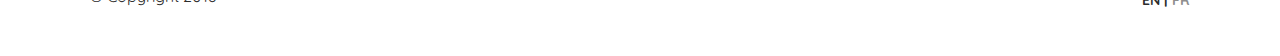
<file: skill.html>
<!DOCTYPE html>
<html lang="en" class="no-js">
<head>
<meta http-equiv="Content-Type" content="text/html; charset=utf-8" >
    <meta charset="utf-8" />
    <meta name="viewport" content="width=device-width" />
    <meta http-equiv="x-ua-compatible" content="ie=edge">
    <title>Ariffah: A Portfolio</title>
 
    <link rel="stylesheet" href="style.css" media="screen" />
   

    <link href='http://fonts.googleapis.com/css?family=Righteous&subset=latin,latin-ext' rel='stylesheet' type='text/css'>
    <link href='http://fonts.googleapis.com/css?family=Quicksand:300,400,700' rel='stylesheet' type='text/css'>

     <script src="scripts/modernizr.js"></script>

</head>

<body>
    
    <a href="#cd-nav" class="cd-nav-trigger">Menu 
        <span class="cd-nav-icon"></span>

        <svg x="0px" y="0px" width="54px" height="54px" viewBox="0 0 54 54">
            <circle fill="transparent" stroke="#90D4C5" stroke-width="2" cx="27" cy="27" r="25" stroke-dasharray="157 157" stroke-dashoffset="157"></circle>
        </svg>
    </a>
        
    <div id="cd-nav" class="cd-nav">
        <div class="cd-navigation-wrapper">
            <div class="cd-half-block">


                <nav>
                    <ul class="cd-primary-nav">
                        <li><a href="index.html" class="selected">Portfolio</a></li>
                        <li><a href="skill.html">Skills & Awards</a></li>
                        <li><a href="about.html">About</a></li>
                        <li><a href="#">Contact</a></li>
                    </ul>
                </nav>
            </div><!-- .cd-half-block -->
            
            <div class="cd-half-block">
                <address>
                    <ul class="cd-contact-info">
                        <li><a href="mailto:ariffahshukri@gmail.com">ariffahshukri@gmail.com</a></li>
                        <li>013-4703347</li>
                    </ul>
                    <ul class="cd-contact-socials">
                        <li><a href="https://www.instagram.com/ayepyeye/">Instagram</a></li>   
                        <li><a href="https://www.behance.net/ariffah9">Behance</a></li>       
                    </ul>
                </address>
            </div> <!-- .cd-half-block -->
        </div> <!-- .cd-navigation-wrapper -->
    </div> <!-- .cd-nav -->

    <div class="site-container">

        <header class="site-header cf">
            <div class="site-title"><a href="index.html">Ariffah: A Portfolio</a></div>

            <div class="cf"></div>

        </header><!-- / .site-header -->

        <section class="site-content">

            <div class="page-desc">
                <h4>A SHORT INTRO OF MY EDUCATION</h4>
                <p>Starts of with 10A in SPM, I also graduates with Vice Chancellor's Award for Diploma in Graphic Design & Media Digital. Now majoring in Multimedia with a CGPA of 3.91 for Bachelor of Graphic Design (Hons).</p>
            </div>
            
            <article class="news">


                <div class="blog_item full grey_bg ">
                    <a class="full_link" href="news-item.html"></a>
                    <div class="abs_bg" style="background-image: url('img/news-3.jpg')"></div>
                    <div class="blog_item_inner">
                        <h1>Five Questions to Help Jump-Start Your Minimalist Journey</h1>
                        <h5 class="date">Brenda Vargas | 24 Jul, 2015</h5>
                    </div>
                </div>
                <div class="blog_item full">
                    <a class="full_link" href="news-item.html"></a>
                    <div class="abs_bg" style="background-image: url('img/news-2.jpg')"></div>
                    <div class="blog_item_inner">
                        <h1>A Minimalist’s Guide to Morning Rituals: 10 Simple Steps</h1>
                        <h5 class="date">Brenda Vargas | 21 Jul, 2015</h5>
                    </div>
                </div>
                <div class="blog_item full grey_bg">
                    <a class="full_link" href="news-item.html"></a>
                    <div class="abs_bg" style="background-image: url('img/news-1.jpg')"></div>
                    <div class="blog_item_inner">
                        <h1>The Essential (and Simple) Guide to Blogging with Purpose</h1>
                        <h5 class="date">Brenda Vargas | 11 May, 2015</h5>
                    </div>
                </div>
       
            </article>
   
        <!--END .site-content-->
        </section>
 
        <nav role="navigation">
            <ul class="cd-pagination animated-buttons custom-icons">
                <li class="button"><a href="#0"><i>Prev</i></a></li>
                <li><a href="#0">1</a></li>
                <li><a href="#0">2</a></li>
                <li><a class="current" href="#0">3</a></li>
                <li><a href="#0">4</a></li>
                <li><span>...</span></li>
                <li><a href="#0">20</a></li>
                <li class="button"><a href="#0"><i>Next</i></a></li>
            </ul>
        </nav> <!-- cd-pagination-wrapper -->
 

         <footer class="site-footer cf">
            <p class="footer-text">© Copyright 2018 </p>
            <nav class="languages" role="navigation">
              <ul>
             
                <li class="active"><a href="#">EN |</a></li>
                <li><a href="#">FR</a></li>
             
              </ul>
            </nav> 
        </footer>


    <!--END .site-container-->
    </div>

    <script src="scripts/jquery-2.1.4.min.js"></script>
    <script src="scripts/jquery.fitvids.js"></script>
    <script src="scripts/jquery.imagesloaded.min.js"></script>
    <script src="scripts/main.js"></script>  
 

</body>
</html>
</file>
<file: style.css>
/*
Template Name: Gorgo
Author: Levent Usta
Author URI: http://www.aristotheme.com
Description: A template by Aristotheme.
*/

/*=================================*/
/*  Table of Contents
/*  - Reset & Clearfix Styles
/*  - Main Styles
/*      - Titles
/*      - Navigation Styles
/*      - Projects Feed
/*          - Project Assets
/*          - Project Content
/*          - Paginations
/*  - News
/*  - Structure
/*  - Grid
/*  - Footer Styles
/*  - Media Queries


/*=================================*/

/*=================================*/
/* Reset & Clearfix Styles
/*=================================*/

html, body, div, span, applet, object, iframe, h1, h2, h3, h4, h5, h6, p, blockquote, pre, a, abbr, acronym, address, big, cite, code, del, dfn, em, font, img, ins, kbd, q, s, samp, small, strike, strong, sub, sup, tt, var, b, u, i, center, dl, dt, dd, ol, ul, li, fieldset, form, label, legend, table, caption, tbody, tfoot, thead, tr, th, td { margin: 0; padding: 0; border: 0; outline: 0; font-size: 100%; vertical-align: baseline; background: transparent; } body { line-height: 1; } ol, ul { list-style: none; } blockquote, q { quotes: none; } blockquote:before, blockquote:after, q:before, q:after { content: ''; content: none; } :focus { outline: 0; } ins { text-decoration: none; } del { text-decoration: line-through; } table { border-collapse: collapse; border-spacing: 0; }

.cf:before, .cf:after { content: " "; display: table; } .cf:after { clear: both; }

/*=================================*/
/* Main Styles
/*=================================*/

* { box-sizing: border-box; }
html {
    font-family: 'quicksand', Arial, sans-serif; /* 1 */
    -ms-text-size-adjust: 100%; /* 2 */
    -webkit-text-size-adjust: 100%; /* 2 */
}
body {
    background: #FFFFFF;
    color: #2c2c2c;
    font-family: 'quicksand', Arial, sans-serif;
    font-size: 18px;
    line-height: 1.65;
    opacity: 0;
    overflow-x: hidden;
    transition: opacity 0.25s ease-in 0.1s;
    word-wrap: break-word;
    -webkit-text-size-adjust: none;
}
body.loaded,
.no-js body {
    opacity: 1;
}
a, a:visited {
    color: #90D4C5;
    text-decoration: none;
    transition: color 0.1s ease-in-out;
}
a:hover, a:active {
    color: #2c2c2c;
    text-decoration: none;
}

h1,h2,h3 {
    font-weight: bold;
    line-height: 1.5;
}
h1 {
    font-size: 2.2rem;
    letter-spacing: -1px;
    margin: 0 0 40px;
}

h2 {
    font-size: 1.8rem;
    margin: 0;
}

h3 {
    font-size: 1.4rem;
}

h4 {
    font-size: 1.2rem;
}

h5 {
    font-size: 1rem;
}

h6 {
    font-size: .8rem;
}

h3,
h4,
h5,
h6 {
    text-transform: uppercase;
    margin: 0 0 10px;
}
h4,
h5,
h6 {
   font-weight: normal;
}
p,li {
    font-weight: 400;
    font-size: 1.2rem;
    line-height: 1.5;
    margin: 0 0 20px;
}
small {
    font-weight: 300;
    font-size: 1rem;
    color: #747474
}
img {
    height: auto;
    max-width: 100%;
    vertical-align: bottom;
}

hr{
    border: 0;
    height: 4px;
    margin: 40px 0;
    background: #000;
}

pre,
code,
samp {
    font-family: "quicksand", Consolas, monospace;
    font-size: inherit;
}

pre,
code {
    background-color: #eee;
    border-radius: 3px;
}

pre {
    margin-top: 0;
    margin-bottom: 1rem;
    overflow-x: scroll;
    padding: 1rem;
}

.example {
  border-bottom-left-radius: 0;
  border-bottom-right-radius: 0;
  background-color: #fafafa;
  position: relative;
  padding: 2rem 1rem;
}

.example-title {
  position: absolute;
  top: 0;
  right: 0;
  background-color: #eee;
  padding: 0 1rem;
  border-top-right-radius: 3px;
  border-bottom-left-radius: 3px;
}
.example + pre {
  border-top-left-radius: 0;
  border-top-right-radius: 0;
  /*border: 1px solid #ccc;*/
  /*border-top: 0;*/
}
pre {
  margin-bottom: 2rem;
}
.button {
    background-color: #A72D22;
    border-radius: 25px;
    color: white;
    padding: 13px 28px;
    text-align: center;
    text-decoration: none;
    display: inline-block;
    font-size: 16px;
    margin: 4px 2px;
    cursor: pointer;
}
/*===== Titles =====*/
.site-title {
    font-family: 'quicksand',helvetica,sans-serif;
    font-weight: bold;
    font-size: 26px;
    color: #7D1B1E;
    line-height: 1.5em;
    position: relative;
    z-index: 12;
    letter-spacing: 4px;
    margin-bottom: 120px;
}
.site-title a {
    position: fixed;
}
.site-title a,
.site-title a:visited { color: #7D1B1E; }
.site-title a:hover,
.site-title a:active {
    color: #F26E54;
    opacity: 0.8;
}
.site-title div { display: inline; }
.site-tagline {
    clear: both;
    margin-bottom: 40px;
    width: 100%;
}
.site-tagline p {
    color: #2c2c2c;
    font-size: 21px;
    text-align: left;
    width: 90%;
}
.site-tagline a,
.site-tagline a:visited { color: #44C2CE; }
.site-tagline a:hover {
    color: #2c2c2c;
}

/*===== Skills =====*/

*{
    margin:0px;;
    padding:0px;
}
h1{
margin:10 auto;
width:200px;    
margin-top:10%;
}

.wrapper{
    background-color:transparent;
    margin:0px;
    padding:0px;
}
div{
    margin:10px 0px;
    padding:2px 10px;
    border-radius:15px;
    color:black;
    fon
}
.php{background-color:#44C2CE;}
.css{background-color:#44C2CE;}
.htm{background-color:#44C2CE;}
.javascript{background-color:#44C2CE}
.php,
.css,
.htm,
.javascript {width:17%;}

.php1{
    width:87%;
    transition:2s;
    background-color:#44C2CE;
    -webkit-backface-visibility: hidden;
    -webkit-perspective: 1000;
    -webkit-transform: translate3d(0,0,0);
    /* or */
    -webkit-transform: translateZ(0);
}
.css1{width:50%;
transition:2s;
background-color:#44C2CE;
-webkit-backface-visibility: hidden;
    -webkit-perspective: 1000;
    -webkit-transform: translate3d(0,0,0);
    /* or */
    -webkit-transform: translateZ(0);}
.htm1{
    width:71%;
    transition:2s;
    background-color:#44C2CE;
    -webkit-backface-visibility: hidden;
    -webkit-perspective: 1000;
    -webkit-transform: translate3d(0,0,0);
    /* or */
    -webkit-transform: translateZ(0);
}
.javascript1{
    width:64%;
    transition:2s;
    background-color:#44C2CE;
    -webkit-backface-visibility: hidden;
    -webkit-perspective: 1000;
    -webkit-transform: translate3d(0,0,0);
    /* or */
    -webkit-transform: translateZ(0);
}
span{float:right;
font-size:11px;
margin-top:2px;}
.container{
    width:100%;
}

/*=================================*/
/* Language Styles
/*=================================*/
.languages {
    position: relative;
    z-index: 1;
    float: right;
    -webkit-transition: -webkit-transform 0.5s;
    -moz-transition: -moz-transform 0.5s;
    transition: transform 0.5s;
}
.languages ul {
    list-style: none;
    margin: 0;
    padding: 0;
}
.languages ul li {
    display: inline-block;
    margin: 0;
}
.languages ul li a {
    color: #8e8e8e;
    font-weight: bold;
    font-size: 14px;
    line-height: 14px;
}
.languages ul li a:hover {
    color: #90D4C5; 
}

.languages ul li.active a {
    color: #2c2c2c;
}
/*=================================*/
/* Navigation Styles
/*=================================*/
.cd-nav-trigger {
    position: fixed;
    z-index: 999;
    right: 20px;
    top: 34px;
    height: 54px;
    width: 54px;
    background-color: #2c2c2c;
    border-radius: 50%;
    /* image replacement */
    overflow: hidden;
    text-indent: 100%;
    white-space: nowrap;
    -webkit-transition: -webkit-transform 0.5s;
    -moz-transition: -moz-transform 0.5s;
    transition: transform 0.5s;
}
.cd-nav-trigger .cd-nav-icon {
    /* icon created in CSS */
    position: absolute;
    z-index: 12;
    left: 50%;
    top: 50%;
    bottom: auto;
    right: auto;
    -webkit-transform: translateX(-50%) translateY(-50%);
    -moz-transform: translateX(-50%) translateY(-50%);
    -ms-transform: translateX(-50%) translateY(-50%);
    -o-transform: translateX(-50%) translateY(-50%);
    transform: translateX(-50%) translateY(-50%);
    width: 22px;
    height: 2px;
    background-color: #ffffff;
}
.cd-nav-trigger .cd-nav-icon::before, .cd-nav-trigger .cd-nav-icon:after {
    /* upper and lower lines of the menu icon */
    content: '';
    position: absolute;
    top: 0;
    right: 0;
    width: 100%;
    height: 100%;
    background-color: inherit;
    /* Force Hardware Acceleration in WebKit */
    -webkit-transform: translateZ(0);
    -moz-transform: translateZ(0);
    -ms-transform: translateZ(0);
    -o-transform: translateZ(0);
    transform: translateZ(0);
    -webkit-backface-visibility: hidden;
    backface-visibility: hidden;
    -webkit-transition: -webkit-transform 0.5s, width 0.5s, top 0.3s;
    -moz-transition: -moz-transform 0.5s, width 0.5s, top 0.3s;
    transition: transform 0.5s, width 0.5s, top 0.3s;
}
.cd-nav-trigger .cd-nav-icon::before {
    -webkit-transform-origin: right top;
    -moz-transform-origin: right top;
    -ms-transform-origin: right top;
    -o-transform-origin: right top;
    transform-origin: right top;
    -webkit-transform: translateY(-6px);
    -moz-transform: translateY(-6px);
    -ms-transform: translateY(-6px);
    -o-transform: translateY(-6px);
    transform: translateY(-6px);
}
.cd-nav-trigger .cd-nav-icon::after {
    -webkit-transform-origin: right bottom;
    -moz-transform-origin: right bottom;
    -ms-transform-origin: right bottom;
    -o-transform-origin: right bottom;
    transform-origin: right bottom;
    -webkit-transform: translateY(6px);
    -moz-transform: translateY(6px);
    -ms-transform: translateY(6px);
    -o-transform: translateY(6px);
    transform: translateY(6px);
}
.no-touch .cd-nav-trigger:hover .cd-nav-icon::after {
    top: 2px;
}
.no-touch .cd-nav-trigger:hover .cd-nav-icon::before {
    top: -2px;
}
.cd-nav-trigger svg {
    position: absolute;
    top: 0;
    left: 0;
}
.cd-nav-trigger circle {
    /* circle border animation */
    -webkit-transition: stroke-dashoffset 0.4s 0s;
    -moz-transition: stroke-dashoffset 0.4s 0s;
    transition: stroke-dashoffset 0.4s 0s;
}
.navigation-is-open .cd-nav-trigger {
    /* rotate trigger when navigation becomes visible */
    -webkit-transform: rotate(180deg);
    -moz-transform: rotate(180deg);
    -ms-transform: rotate(180deg);
    -o-transform: rotate(180deg);
    transform: rotate(180deg);
}
.navigation-is-open .cd-nav-trigger .cd-nav-icon::after,
.navigation-is-open .cd-nav-trigger .cd-nav-icon::before {
    /* animate arrow --> from hamburger to arrow */
    width: 50%;
    -webkit-transition: -webkit-transform 0.5s, width 0.5s;
    -moz-transition: -moz-transform 0.5s, width 0.5s;
    transition: transform 0.5s, width 0.5s;
}
.navigation-is-open .cd-nav-trigger .cd-nav-icon::before {
    -webkit-transform: rotate(45deg);
    -moz-transform: rotate(45deg);
    -ms-transform: rotate(45deg);
    -o-transform: rotate(45deg);
    transform: rotate(45deg);
}
.navigation-is-open .cd-nav-trigger .cd-nav-icon::after {
    -webkit-transform: rotate(-45deg);
    -moz-transform: rotate(-45deg);
    -ms-transform: rotate(-45deg);
    -o-transform: rotate(-45deg);
    transform: rotate(-45deg);
}
.no-touch .navigation-is-open .cd-nav-trigger:hover .cd-nav-icon::after, .no-touch .navigation-is-open .cd-nav-trigger:hover .cd-nav-icon::before {
    top: 0;
}
.navigation-is-open .cd-nav-trigger circle {
    stroke-dashoffset: 0;
    -webkit-transition: stroke-dashoffset 0.4s 0.3s;
    -moz-transition: stroke-dashoffset 0.4s 0.3s;
    transition: stroke-dashoffset 0.4s 0.3s;
}
.cd-nav {
    position: fixed;
    z-index: 12;
    top: 0;
    left: 0;
    height: 100%;
    width: 100%;
    background-color: #2c2c2c;
    visibility: hidden;
    -webkit-transition: visibility 0s 0.7s;
    -moz-transition: visibility 0s 0.7s;
    transition: visibility 0s 0.7s;
}
.cd-nav .cd-navigation-wrapper {
    /* all navigation content */
    padding: 20px;
    height: 100%;
    overflow-y: auto;
    -webkit-overflow-scrolling: touch;
   
    /* Force Hardware Acceleration in WebKit */
    -webkit-transform: translateZ(0);
    -moz-transform: translateZ(0);
    -ms-transform: translateZ(0);
    -o-transform: translateZ(0);
    transform: translateZ(0);
    -webkit-backface-visibility: hidden;
    backface-visibility: hidden;
    -webkit-transform: translateX(-50%);
    -moz-transform: translateX(-50%);
    -ms-transform: translateX(-50%);
    -o-transform: translateX(-50%);
    transform: translateX(-50%);
    -webkit-transition: -webkit-transform 0.7s;
    -moz-transition: -moz-transform 0.7s;
    transition: transform 0.7s;
    -webkit-transition-timing-function: cubic-bezier(0.86, 0.01, 0.77, 0.78);
    -moz-transition-timing-function: cubic-bezier(0.86, 0.01, 0.77, 0.78);
    transition-timing-function: cubic-bezier(0.86, 0.01, 0.77, 0.78);
}
.navigation-is-open .cd-nav {
    visibility: visible;
    -webkit-transition: visibility 0s 0s;
    -moz-transition: visibility 0s 0s;
    transition: visibility 0s 0s;
}
.navigation-is-open .cd-nav .cd-navigation-wrapper {
    -webkit-transform: translateX(0);
    -moz-transform: translateX(0);
    -ms-transform: translateX(0);
    -o-transform: translateX(0);
    transform: translateX(0);
    -webkit-transition: -webkit-transform 0.5s;
    -moz-transition: -moz-transform 0.5s;
    transition: transform 0.5s;
    -webkit-transition-timing-function: cubic-bezier(0.82, 0.01, 0.77, 0.78);
    -moz-transition-timing-function: cubic-bezier(0.82, 0.01, 0.77, 0.78);
    transition-timing-function: cubic-bezier(0.82, 0.01, 0.77, 0.78);
}
 
.cd-nav .cd-primary-nav {
    margin-top: 90px;
}
.cd-nav .cd-primary-nav a {
    font-size: 21px;
    display: inline-block;
}
.cd-nav .cd-primary-nav a.selected {
    color: #ffffff;
}
.no-touch .cd-nav .cd-primary-nav a:hover {
    color: #ffffff;
}
.cd-nav .cd-contact-info {
    margin-top: 20px;
    margin-bottom: 20px;
}
.cd-nav .cd-contact-info li {
    margin-bottom: 0.5em;
    line-height: 1.2;
    color: rgba(255, 255, 255, 0.3);
}
.cd-nav .cd-contact-info a {
    color: #ffffff;
    color: rgba(255, 255, 255, 0.3);
}
.cd-nav .cd-contact-info a:hover {
    color: #ffffff;
    color: rgba(255, 255, 255, 1);
}
.cd-nav .cd-contact-info span {
    display: block;
}
.cd-nav .cd-contact-info li, 
.cd-nav .cd-contact-info a, 
.cd-nav .cd-contact-info span {
    font-size: 18px;
}

.cd-nav .cd-contact-socials li {
    line-height: 1.8;
}
.cd-nav .cd-contact-socials a {
    color: rgba(255, 255, 255, 0.3);
    text-transform: uppercase;
    letter-spacing: 2px;
    font-size: 16px
}
.cd-nav .cd-contact-socials a:hover {
    color: #fff;
}
.no-js main {
    height: auto;
    overflow: visible;
}

.no-js .cd-nav {
    position: static;
    visibility: visible;
}
.no-js .cd-nav .cd-navigation-wrapper {
    height: auto;
    overflow: visible;
    padding: 100px 5%;
    -webkit-transform: translateX(0);
    -moz-transform: translateX(0);
    -ms-transform: translateX(0);
    -o-transform: translateX(0);
    transform: translateX(0);
}
/*===== Projects Feed =====*/
.projects-feed {
    clear: both;
}
.projects-feed .project {
    background: #fff;
    opacity: 0;
    overflow: hidden;
    position: relative;
    transition: opacity 0.25s ease-in 0.1s;
    width: 100%;
}
.no-js .projects-feed .project,
.projects-feed .loaded {
    opacity: 1;
}
.projects-feed .project .overlay {
    background: #ffffff;
    background: rgba(255, 255, 255, 0.6);
    height: 100%;
    opacity: 0;
    position: absolute;
    top: 0; right: 0; bottom: 0; left: 0;
    -webkit-transition: opacity 0.15s ease-in-out;
    transition: opacity 0.15s ease-in-out;
    width: 100%;
}
.no-touch .projects-feed .project a:hover .overlay {
    opacity: 1;
}
.projects-feed .project-content-container {
    position: relative;
    width: 100%;
    padding-bottom: 100%;
}
.projects-feed .project-content-container::before {
    border-left: 22px solid transparent;
    border-right: 22px solid transparent;
    border-bottom: 22px solid #fff;
    content: '';
    display: block;
    height: 0;
    margin: auto;
    position: absolute;
    top: -22px; left: 0; right: 0;
    width: 0;
}
.projects-feed .project-content {
    position: absolute;
    top: 0; right: 0; bottom: 0; left: 0;
    padding: 20px;
}
.table {
    display: table;
    height: 100%;
    width: 100%;
}
.table-cell {
    display: table-cell;
    height: 100%;
    width: 100%;
    vertical-align: middle;
}
.thumbnail-title {
    color: #2c2c2c;
    font-family: 'Righteous',helvetica,sans-serif;
    font-size: 21px;
    margin: 0 auto 10px auto;
    text-align: left;
    letter-spacing: 4px;
    text-transform:uppercase;
    max-width: 360px;
    width: 75%;
    word-wrap: break-word;
}
.thumbnail-description {
    color: #2c2c2c;
    font-family: 'quicksand', Arial, sans-serif;
    font-size: 16px;
    margin: 0 auto;
    max-height: 5em;
    max-width: 360px;
    text-align: left;
    width: 75%;
    text-transform: uppercase;
}
/*===== Project Assets =====*/
.thumb img {
    width: 100%;
    height: auto;
}
div.image,
div.audio,
div.video {
    text-align: center;
    transition: opacity 0.25s ease-in 0.1s;
}
.no-js div.image,
.no-js div.audio,
.no-js div.video,
div.loaded { opacity: 1; }
div.image img { width: 100%; }
 
.view {
    cursor: -webkit-zoom-in;
    cursor: -moz-zoom-in;
}
/*===== Project Content =====*/
.project-meta {
    font-family: 'quicksand', Arial, sans-serif;
    font-size: 14px;
    color: #BBBBBB;
    margin-top: 28px;
}
.project-meta > span::before {
    content: "\002F";
    margin: 0 5px 0 3px;
}
.project-meta > span:first-child::before { content: none; }
.project-meta a,
.project-meta a:visited {
    color: #BBBBBB;
    transition: opacity 0.2s ease-in-out;
}
.project-meta a:hover { color: #90D4C5; }
.project-meta .tags { margin-top: 17px; }
.project-meta .tags a { margin-left: 10px; }
.project-meta .tags a:first-child { margin-left: 0; }

/*===== Paginations =====*/
nav[role="navigation"] {
  text-align: center;
}

.cd-pagination {
  margin: 2em auto 2em;
  text-align: center;
}
.cd-pagination li {
  /* hide numbers on small devices */
  display: none;
  margin: 0 .2em;
}
.cd-pagination li.button {
  /* make sure prev next buttons are visible */
  display: inline-block;
}
.cd-pagination a, .cd-pagination span {
  display: inline-block;
  -webkit-user-select: none;
  -moz-user-select: none;
  -ms-user-select: none;
  user-select: none;
  /* use padding and font-size to change buttons size */
  padding: .6em .8em;
  font-size: 18p
  x;

}
.cd-pagination a {
  border: 1px solid #e6e6e6;
}
.no-touch .cd-pagination a:hover {
  background-color: #f2f2f2;
}
.cd-pagination a:active {
  /* click effect */
  -webkit-transform: scale(0.9);
  -moz-transform: scale(0.9);
  -ms-transform: scale(0.9);
  -o-transform: scale(0.9);
  transform: scale(0.9);
}
.cd-pagination a.disabled {
  /* button disabled */
  color: rgba(46, 64, 87, 0.4);
  pointer-events: none;
}
.cd-pagination a.disabled::before, .cd-pagination a.disabled::after {
  opacity: .4;
}
.cd-pagination .button:first-of-type a::before {
  content: '\00ab  ';
}
.cd-pagination .button:last-of-type a::after {
  content: ' \00bb';
}
.cd-pagination .current {
  /* selected number */
  background-color: #90D4C5;
  border-color: #90D4C5;
  color: #ffffff;
  pointer-events: none;
}
@media only screen and (min-width: 768px) {
  .cd-pagination li {
    display: inline-block;
  }
}
@media only screen and (min-width: 1170px) {
  .cd-pagination {
    margin: 4em auto 4em;
  }
}

.cd-pagination.custom-icons .button a {
  position: relative;

}
.cd-pagination.custom-icons .button:first-of-type a {
  padding-left: 2.4em;
}
.cd-pagination.custom-icons .button:last-of-type a {
  padding-right: 2.4em;
}
.cd-pagination.custom-icons .button:first-of-type a::before,
.cd-pagination.custom-icons .button:last-of-type a::after {
  content: '';
  position: absolute;
  display: inline-block;
  /* set size for custom icons */
  width: 16px;
  height: 16px;
  top: 50%;
  /* set margin-top = icon height/2 */
  margin-top: -8px;
  background: transparent url("img/cd-icon-arrow.svg") no-repeat center center;
}

.cd-pagination.custom-icons .button-main a {
  background: transparent url("img/portfolio-icon.svg") no-repeat center center;
}

.cd-pagination.custom-icons .button-main a:hover {
  background: transparent url("img/portfolio-icon.svg") no-repeat center center;
  border:1px solid #2c2c2c;
  -webkit-transition: border 1s;
  -moz-transition: border 1s;
  transition: border 1s;
}

.cd-pagination.custom-icons .button:first-of-type a::before {
  left: .8em;
}
.cd-pagination.custom-icons .button:last-of-type a::after {
  right: .8em;
  -webkit-transform: rotate(180deg);
  -moz-transform: rotate(180deg);
  -ms-transform: rotate(180deg);
  -o-transform: rotate(180deg);
  transform: rotate(180deg);
}

.cd-pagination.animated-buttons a, 
.cd-pagination.animated-buttons span {
  padding: 0 1.4em;
  height: 50px;
  line-height: 50px;
  overflow: hidden;
}
.cd-pagination.animated-buttons .button a {
  position: relative;
  padding: 0 2em;
}
.cd-pagination.animated-buttons .button:first-of-type a::before,
.cd-pagination.animated-buttons .button:last-of-type a::after {
  left: 50%;
  -webkit-transform: translateX(-50%);
  -moz-transform: translateX(-50%);
  -ms-transform: translateX(-50%);
  -o-transform: translateX(-50%);
  transform: translateX(-50%);
  right: auto;
  -webkit-transition: -webkit-transform 0.3s;
  -moz-transition: -moz-transform 0.3s;
  transition: transform 0.3s;
}
.cd-pagination.animated-buttons .button:last-of-type a::after {
  -webkit-transform: translateX(-50%) rotate(180deg);
  -moz-transform: translateX(-50%) rotate(180deg);
  -ms-transform: translateX(-50%) rotate(180deg);
  -o-transform: translateX(-50%) rotate(180deg);
  transform: translateX(-50%) rotate(180deg);
}
.cd-pagination.animated-buttons i {
  display: block;
  height: 100%;
  -webkit-transform: translateY(100%);
  -moz-transform: translateY(100%);
  -ms-transform: translateY(100%);
  -o-transform: translateY(100%);
  transform: translateY(100%);
  -webkit-transition: -webkit-transform 0.3s;
  -moz-transition: -moz-transform 0.3s;
  transition: transform 0.3s;
  font-style: normal;

}

.no-touch .cd-pagination.animated-buttons .button a:hover i {
  -webkit-transform: translateY(0);
  -moz-transform: translateY(0);
  -ms-transform: translateY(0);
  -o-transform: translateY(0);
  transform: translateY(0);
}

.no-touch .cd-pagination.animated-buttons .button:first-of-type a:hover::before {
  -webkit-transform: translateX(-50%) translateY(-50px);
  -moz-transform: translateX(-50%) translateY(-50px);
  -ms-transform: translateX(-50%) translateY(-50px);
  -o-transform: translateX(-50%) translateY(-50px);
  transform: translateX(-50%) translateY(-50px);
}

.no-touch .cd-pagination.animated-buttons .button:last-of-type a:hover::after {
  -webkit-transform: translateX(-50%) rotate(180deg) translateY(50px);
  -moz-transform: translateX(-50%) rotate(180deg) translateY(50px);
  -ms-transform: translateX(-50%) rotate(180deg) translateY(50px);
  -o-transform: translateX(-50%) rotate(180deg) translateY(50px);
  transform: translateX(-50%) rotate(180deg) translateY(50px);
}


/*===== News =====*/
.news .blog_item:nth-child(odd) {  background: #90D4C5; }
.news .blog_item:nth-child(even) {  background: #fafbfb; }
.blog_item {
    padding: 80px 50px;
    position: relative;
    transition: all 0.5s;
    cursor: pointer;
}
.blog_item h1, .blog_item h5 {
    transition: all 0.5s;
}
.blog_item h5 {
    font-size: 0.7em;
}
.blog_item .abs_bg {
    display: block;
    z-index: 1;
    position: absolute;
    left: 0;
    top: 0;
    width: 100%;
    height: 100%;
    background-size: cover;
    transition: all 0.5s;
    -ms-filter: "progid:DXImageTransform.Microsoft.Alpha(Opacity=0)";
    filter: alpha(opacity=0);
    -moz-opacity: 0;
    -khtml-opacity: 0;
    opacity: 0;
}
.blog_item .blog_item_inner {
    z-index: 2;
    position: relative;
}
.blog_item .full_link {
    z-index: 3;
    position: absolute;
    width: 100%;
    height: 100%;
    top:0;
    left:0;
}
.blog_item:hover {
    color: #fff;
    background: #000;
}
.blog_item:hover h1, .blog_item:hover h5 {
    color: #fff;
}
.blog_item:hover .abs_bg {
    -ms-filter: "progid:DXImageTransform.Microsoft.Alpha(Opacity=50)";
    filter: alpha(opacity=50);
    -moz-opacity: 0.5;
    -khtml-opacity: 0.5;
    opacity: 0.5;
}
.blog_item h1 {
    overflow: hidden;
    width: 100%;
    font-size: 1.4rem;
}
#blog .blog_item h1 {
    overflow: hidden;
}
/*===== Footer =====*/
.site-footer { padding: 40px 200px;}

/*=================================*/
/* Structure
/*=================================*/

.site-container {
    margin: 0 auto;
}
.site-header,
.page-desc {
    padding: 40px 20px;
    width: 100%;
}

.page-desc img {
    margin:40px 0;
}
.page-desc ul {
  margin: 60px 0;
}
.page-desc  li {
  list-style-type: disc;
  margin-left: 60px;
}
.row {
    margin-top: 40px;
}
.site-content {
    clear: both;
}
.site-content figure{
    margin:0;
    padding: 0;
}
.site-footer { padding: 40px 20px; }
.right {
    float: right;
    margin: 0px 0px 40px 40px ;
}
.left {
    float: left;
    margin: 0px 40px 40px 0px ;
}

/*=================================*/
/* Grid System
/*=================================*/

.row {
  overflow: hidden;
}
.large-1, .large-2, .large-3, .large-4 {
    width: 100%;
    margin-bottom: 40px;
}
.large-1:nth-child(1n), .large-2:nth-child(1n), .large-3:nth-child(1n), .large-4:nth-child(1n) {
    float: left;
}
.large-1:last-child, .large-2:last-child, .large-3:last-child, .large-4:last-child{
    float: right;
}



/*=================================*/
/* Footer Styles
/*=================================*/
.site-footer {
    color: #2c2c2c;
    font-family: 'quicksand', Arial, sans-serif;
}
.site-footer p { margin: 0; font-size: 16px;display: inline;}
.site-footer a,
.site-footer a:visited { color: #2c2c2c; }
.site-footer a:hover { color: #90D4C5; } 

/*=================================*/
/* Media Queries
/*=================================*/



@media only screen and (min-width: 401px) {

    /*===== Titles =====*/
    .site-tagline p { 
        font-size: 28px;
    }
    /*===== Navigations =====*/
    .cd-nav-trigger {
        top: 34px;
        right: 40px;
    }
    .cd-nav .cd-navigation-wrapper {
        padding: 40px;
    }
    /*===== Projects =====*/
    .projects-feed .thumb,
    .projects-feed .project-content-container {
        float: left;
        width: 50%;
    }
    .projects-feed .project-content-container { padding-bottom: 50%; }
    .projects-feed .project:nth-child(2n) .thumb { float: right; }
    /* Thumb on the left */
    .projects-feed .project:nth-child(2n+1) .project-content-container::before {
        border-top: 22px solid transparent;
        border-left: none;
        border-bottom: 22px solid transparent;
        border-right: 22px solid #fff;
            left: -22px; top: 0; bottom: 0; right: initial;
    }
    /* Thumb on the right */
    .projects-feed .project:nth-child(2n) .project-content-container::before {
        border-top: 22px solid transparent;
        border-right: none;
        border-bottom: 22px solid transparent;
        border-left: 22px solid #fff;
        left: initial; top: 0; bottom: 0; right: -22px;
    }
    /*===== Footer =====*/
    .site-footer { padding: 40px }

}

@media only screen and (min-width: 600px) {

    /*===== Structures =====*/
    .site-header,
    .page-desc {
        padding: 60px;
    }
    .page-desc {
        width: 100;
    }
    .page-desc h1,
    .page-desc h2,
    .page-desc h3{
        font-size: 2.8rem;
    }
    /*===== Titles =====*/
    .site-title {
        margin-bottom: 120px;
    }
    .site-tagline {
        margin-bottom: 60px;
    }
    .site-tagline p { 
        font-size: 36px;
    }
    /*===== Navigations =====*/
    .cd-nav-trigger {
        top: 52px;
        right: 60px;
    }
    .cd-nav .cd-navigation-wrapper {
        padding: 60px 59px 60px calc(1px + 59px);
    }
    .cd-nav .cd-navigation-wrapper::after {
        clear: both;
        content: "";
        display: table;
    }
    .cd-nav .cd-half-block {
        width: 50%;
        float: left;
    }
    .cd-nav .cd-primary-nav {
        margin-top: 160px;
    }
    .cd-nav .cd-primary-nav a {
        font-size: 36px;
    }
    .cd-nav .cd-contact-info {
        margin-top: 160px;
        margin-bottom: 80px;
        text-align: right;
    }
    .cd-nav .cd-contact-info li {
        margin-bottom: 2em;
    }
    .cd-nav .cd-contact-socials {
        text-align: right;
    }
    /*===== Blog =====*/
    .blog_item h1 {
        font-size: 2rem;
        width: 75%;
    }
    .blog_item h5 {
        font-size: 0.8rem;
    }
    .blog_item {
        padding: 100px 50px;
    }
    /*===== Footer =====*/
    .site-footer { padding: 40px 60px; }


}

@media only screen and (min-width: 801px) {

    /*===== Structures =====*/
    .site-header,
    .page-desc {
        padding: 80px;
    }
    .row {
        margin-top: 80px;
    }
    /*===== Titles =====*/
    .site-title {
        margin-bottom: 160px;
    }
    .site-tagline {
        margin-bottom: 80px;
    }
    .site-tagline p { 
        font-size: 42px;
    }
    /*===== Navigations =====*/
    .cd-nav-trigger {
        top: 74px;
        right: 80px;
    }
    .cd-nav .cd-navigation-wrapper {
        padding: 60px 79px 60px calc(1px + 79px);
    }
    .cd-nav .cd-primary-nav a {
        font-size: 42px;
    }
    .cd-nav .cd-contact-info li, 
    .cd-nav .cd-contact-info a, 
    .cd-nav .cd-contact-info span {
        font-size: 21px;
    }
    /*===== Footer =====*/
    .site-footer { padding: 40px 80px; }
    .footer-text { float: left; }
    .footer-misc { float: right; }
    /*===== Projects =====*/
    .thumbnail-title {
        font-size: 28px;
    }
    .is_page .projects-feed { margin-top: 150px; }
    .projects-feed .project { float: left; }
    .projects-feed .project:nth-child(3n+1),
    .projects-feed .project:nth-child(3n+3) {
        /*max-width: 800px;*/
        width: 66.6667%;
    }
    .projects-feed .project:nth-child(3n+2) {
        float: right;
        /*max-width: 400px;*/
        width: 33.3333%;
    }
    .projects-feed .project:nth-child(3n+1) .thumb { float: left; }
    .projects-feed .project:nth-child(3n+3) .thumb { float: right; }
    .projects-feed .project:nth-child(3n+2) .thumb,
    .projects-feed .project:nth-child(3n+2) .project-content-container {
        float: none;
        width: 100%;
    }
    .projects-feed .project:nth-child(3n+2) .project-content-container { padding-bottom: 100%; }
    /* Thumb on the left */
    .projects-feed .project:nth-child(3n+1) .project-content-container::before {
        border-top: 22px solid transparent;
        border-left: none;
        border-bottom: 22px solid transparent;
        border-right: 22px solid #fff;
            left: -22px; top: 0; bottom: 0; right: initial;
    }
    /* Thumb on the top */
    .projects-feed .project:nth-child(3n+2) .project-content-container::before {
        border-left: 22px solid transparent;
        border-top: none;
        border-right: 22px solid transparent;
        border-bottom: 22px solid #fff;
            left: 0; top: -22px; bottom: initial; right: 0;
    }
    /* Thumb on the right */
    .projects-feed .project:nth-child(3n+3) .project-content-container::before {
        border-top: 22px solid transparent;
        border-right: none;
        border-bottom: 22px solid transparent;
        border-left: 22px solid #fff;
            left: initial; top: 0; bottom: 0; right: -22px;
    }
    /*===== Paginations =====*/

    /*===== Grid =====*/
    .large-1 {
      width: 100%;
    }

    .large-1:nth-child(1n) {
      float: left;
    }

    .large-1:last-child {
      float: right;
    }

    .large-2 {
      width: 40%;
    }

    .large-2:nth-child(1n) {
      float: left;
    }

    .large-2:last-child {
      float: right;
    }

    .large-3 {
      width: 30%;
    }

    .large-3:nth-child(1n) {
      float: left;
    }

    .large-3:last-child {
      float: right;
    }

    .large-4 {
      width: 20%;
    }

    .large-4:nth-child(1n) {
      float: left;
    }

    .large-4:last-child {
      float: right;
    }

    
}

@media only screen and (min-width: 1200px) {

    /*===== Structures =====*/
    .site-header,
    .page-desc {
        padding: 10px 200px;
    }
    .row {
        margin-top: 120px;
    }
    /*===== Titles =====*/
    .site-title {
        margin-bottom: 200px;
    }
    .site-tagline {
        margin-bottom: 100px;
        width: 75%;
    }
    .site-tagline p { 
        font-size: 48px;
    }
    .site-tagline h1 { 
        font-size: 3.2rem;
    }
    .site-tagline h5 { 
        font-size: 1.4rem;
    }
    /*===== Navigations =====*/
    .cd-nav-trigger {
        top: 94px;
        right: 140px;
    }
    .cd-nav .cd-navigation-wrapper {
        padding: 60px 140px 60px calc(58px + 140px);
    }
    .cd-nav .cd-primary-nav a {
        font-size: 54px;
    }
    .cd-nav .cd-contact-info li, 
    .cd-nav .cd-contact-info a, 
    .cd-nav .cd-contact-info span {
        font-size: 24px;
    }
    /*===== Projects =====*/
    .thumbnail-title {
        font-size: 36px;
    }
    /*===== Paginations =====*/

    /*===== Blog =====*/
    .blog_item h1 {
        width: 75%;
        font-size: 3.2rem;
    }
    .blog_item{
        padding: 200px;
    }
    .blog_item h5 {
        font-size: 1rem;
    }
    /*===== Main Styles =====*/
    h1 {
        font-size: 3.2rem;
    }

    h2 {
        font-size: 2.6rem;
    }

    h3 {
        font-size: 2.3rem;
    }

    h4 {
        font-size: 1.8rem;
    }

    h5 {
        font-size: 1.4rem;
    }

    h6 {
        font-size: 1rem;
    }

}
</file>
